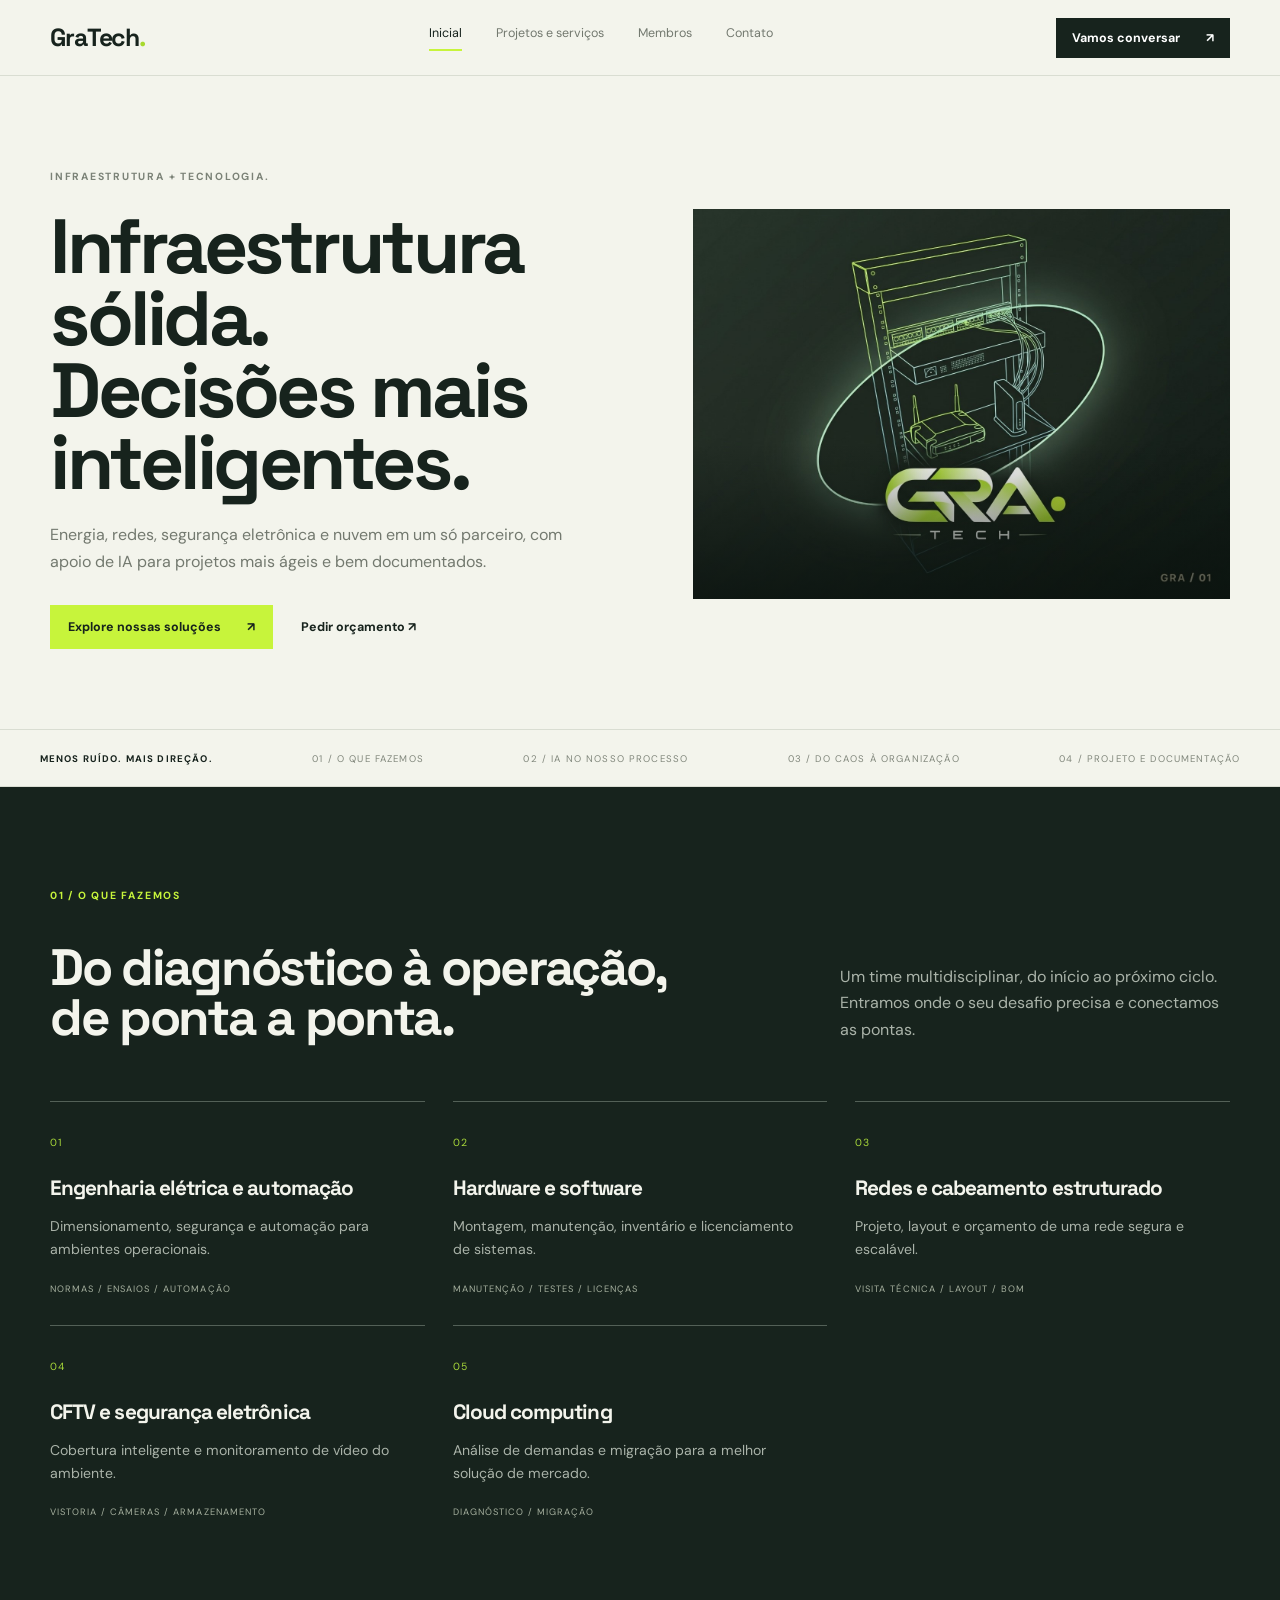
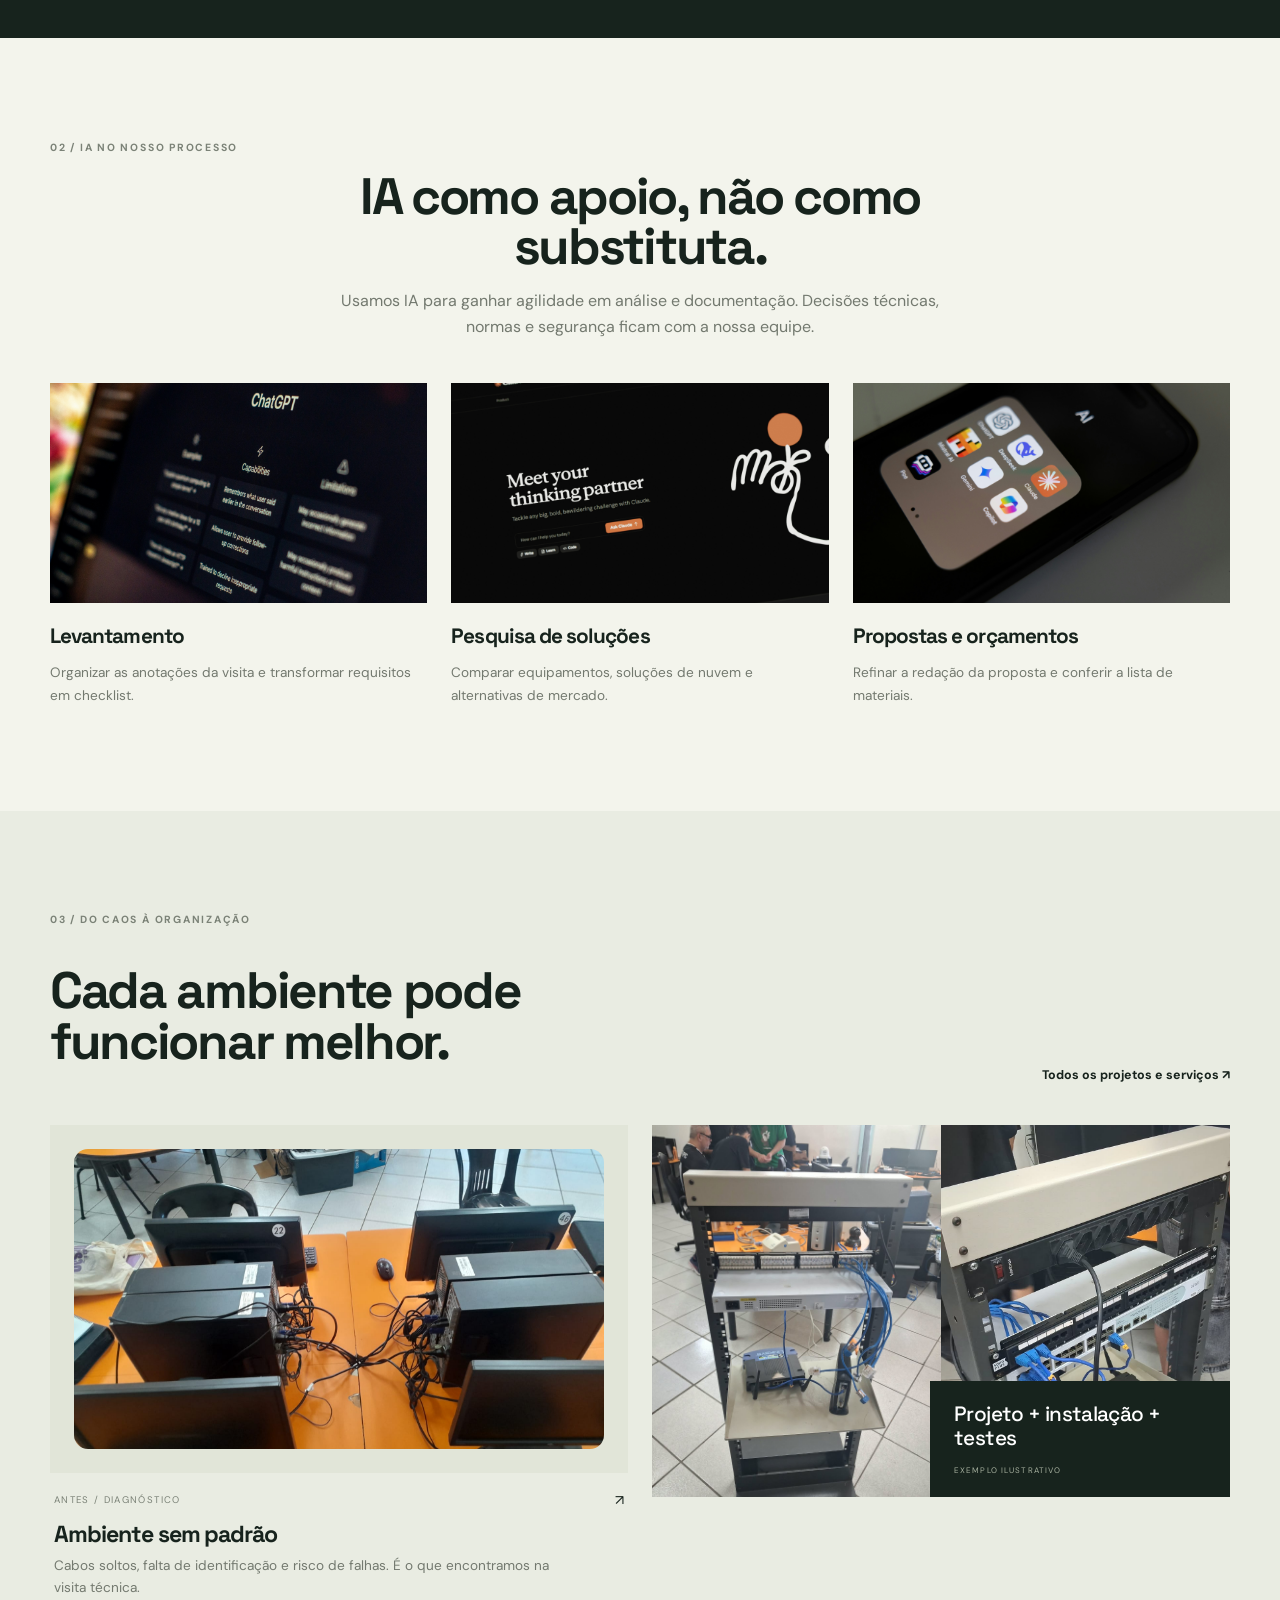
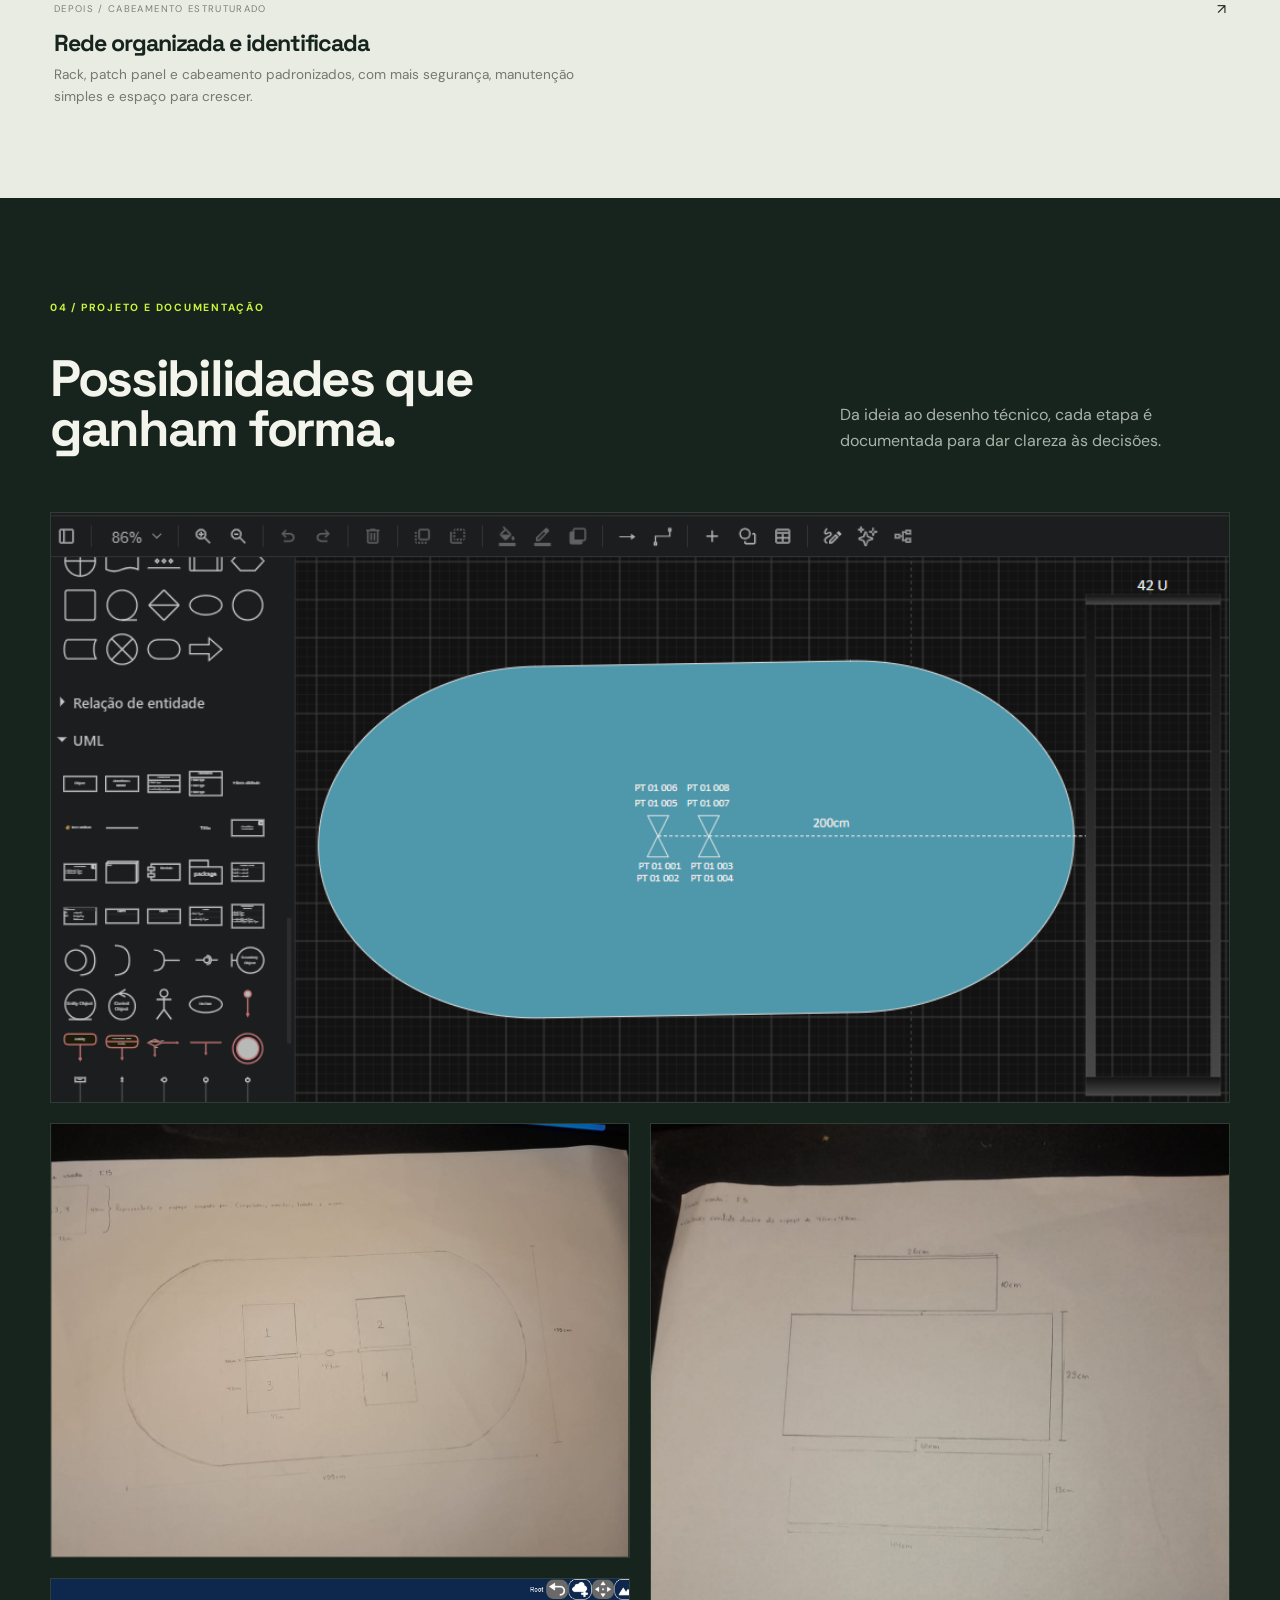
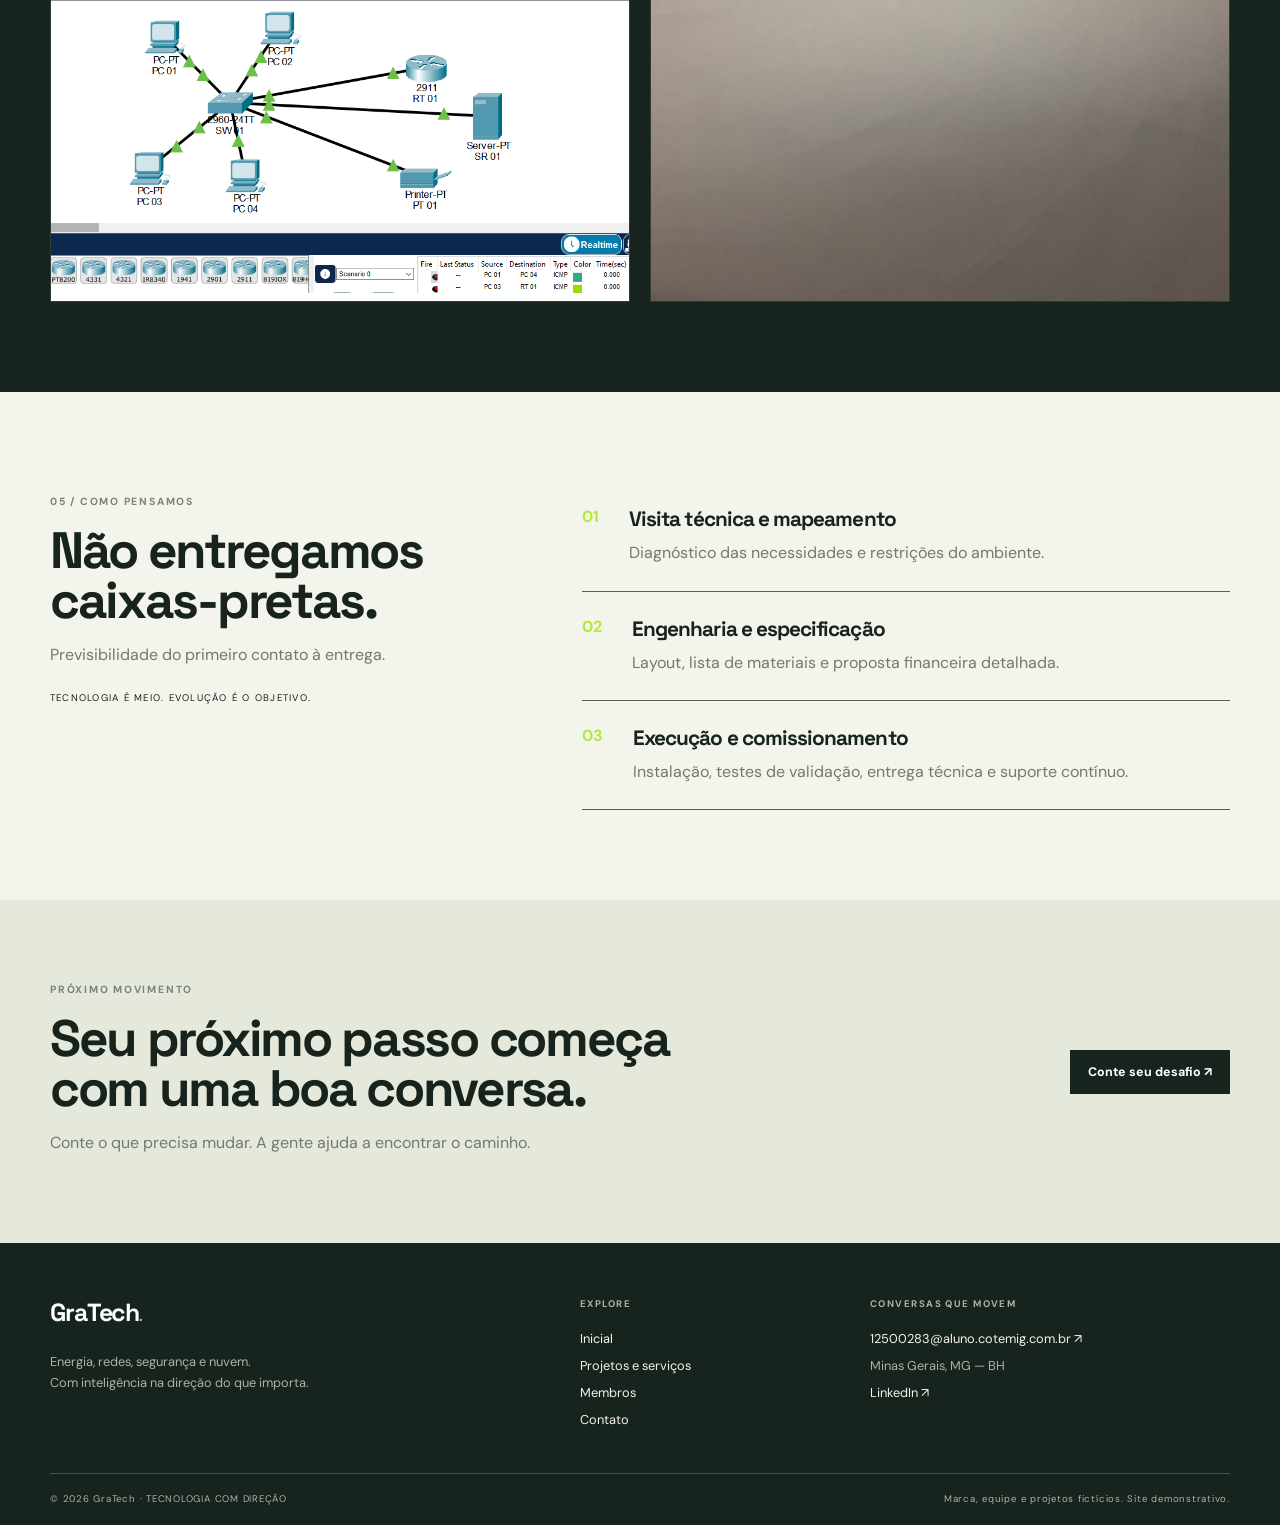
<file: index.html>
<!DOCTYPE html>
<html lang="pt-BR">
<head>
  <meta charset="UTF-8">
  <meta name="viewport" content="width=device-width, initial-scale=1.0">
  <meta name="description" content="GraTech — infraestrutura, energia, redes, segurança eletrônica e nuvem.">
  <title>GraTech | Infraestrutura com direção</title>
  <link rel="stylesheet" href="css/style.css">
  <script src="js/main.js" defer></script>
</head>
<body>

  <header class="site-header">
    <a class="logo" href="index.html">GraTech<span>.</span></a>
    
    <button class="menu-toggle" aria-label="Abrir menu" aria-expanded="false">☰</button>
    
    <nav class="nav">
      <a class="active" href="index.html">Inicial</a>
      <a href="servicos.html">Projetos e serviços</a>
      <a href="membros.html">Membros</a>
      <a href="contato.html">Contato</a>
    </nav>
    
    <a class="button button-dark header-cta" href="contato.html">Vamos conversar <span>↗</span></a>
  </header>

  <main>
    <section class="hero container">
      <div class="hero-copy">
        <p class="eyebrow">INFRAESTRUTURA + TECNOLOGIA.</p>
        <h1>Infraestrutura sólida.<br>Decisões mais inteligentes.</h1>
        <p class="lead">Energia, redes, segurança eletrônica e nuvem em um só parceiro, com apoio de IA para projetos mais ágeis e bem documentados.</p>
        <div class="actions">
          <a class="button button-lime" href="servicos.html">Explore nossas soluções <span>↗</span></a>
          <a class="text-link" href="contato.html">Pedir orçamento ↗</a>
        </div>
      </div>
      
      <figure class="hero-art">
        <img src="imgs/hero-logo.jpeg" alt="Equipe Vetor trabalhando em infraestrutura de TI" loading="eager">
        <figcaption class="art-caption">
        </figcaption>
      </figure>
    </section>

    <div class="ticker">
      <span>MENOS RUÍDO. MAIS DIREÇÃO.</span>
      <span>01 / O QUE FAZEMOS</span>
      <span>02 / IA NO NOSSO PROCESSO</span>
      <span>03 / DO CAOS À ORGANIZAÇÃO</span>
      <span>04 / PROJETO E DOCUMENTAÇÃO</span>
    </div>

    <section class="section dark">
      <div class="container">
        <p class="eyebrow lime">01 / O QUE FAZEMOS</p>
        <div class="section-heading">
          <h2>Do diagnóstico à operação,<br>de ponta a ponta.</h2>
          <p>Um time multidisciplinar, do início ao próximo ciclo. Entramos onde o seu desafio precisa e conectamos as pontas.</p>
        </div>
        
        <div class="service-grid">
          <article class="service-card">
            <span>01</span>
            <h3>Engenharia elétrica e automação</h3>
            <p>Dimensionamento, segurança e automação para ambientes operacionais.</p>
            <small>NORMAS / ENSAIOS / AUTOMAÇÃO</small>
          </article>
          
          <article class="service-card">
            <span>02</span>
            <h3>Hardware e software</h3>
            <p>Montagem, manutenção, inventário e licenciamento de sistemas.</p>
            <small>MANUTENÇÃO / TESTES / LICENÇAS</small>
          </article>
          
          <article class="service-card">
            <span>03</span>
            <h3>Redes e cabeamento estruturado</h3>
            <p>Projeto, layout e orçamento de uma rede segura e escalável.</p>
            <small>VISITA TÉCNICA / LAYOUT / BOM</small>
          </article>
          
          <article class="service-card">
            <span>04</span>
            <h3>CFTV e segurança eletrônica</h3>
            <p>Cobertura inteligente e monitoramento de vídeo do ambiente.</p>
            <small>VISTORIA / CÂMERAS / ARMAZENAMENTO</small>
          </article>
          
          <article class="service-card">
            <span>05</span>
            <h3>Cloud computing</h3>
            <p>Análise de demandas e migração para a melhor solução de mercado.</p>
            <small>DIAGNÓSTICO / MIGRAÇÃO</small>
          </article>
        </div>
      </div>
    </section>

    <section class="section container">
      <p class="eyebrow">02 / IA NO NOSSO PROCESSO</p>
      <div class="center-heading">
        <h2>IA como apoio, não como substituta.</h2>
        <p>Usamos IA para ganhar agilidade em análise e documentação. Decisões técnicas, normas e segurança ficam com a nossa equipe.</p>
      </div>

      <div class="ai-grid">
        <article class="ai-card">
          <figure class="ai-photo">
            <img src="imgs/ia/emiliano-vittoriosi-fvxNerA8uk0-unsplash.jpg" alt="Análise com contexto" loading="lazy">
          </figure>
          <h3>Levantamento</h3>
          <p>Organizar as anotações da visita e transformar requisitos em checklist.</p>
        </article>

        <article class="ai-card">
          <figure class="ai-photo">
            <img src="imgs/ia/planet-volumes-LTJGCRNEw7g-unsplash.jpg" alt="Pesquisa de soluções" loading="lazy">
          </figure>
          <h3>Pesquisa de soluções</h3>
          <p>Comparar equipamentos, soluções de nuvem e alternativas de mercado.</p>
        </article>

        <article class="ai-card">
          <figure class="ai-photo">
            <img src="imgs/ia/solen-feyissa-zQvPAtGxQh0-unsplash.jpg" alt="Proposta inteligente" loading="lazy">
          </figure>
          <h3>Propostas e orçamentos</h3>
          <p>Refinar a redação da proposta e conferir a lista de materiais.</p>
        </article>
      </div>
    </section>

    <section class="section soft">
      <div class="container">
        <p class="eyebrow">03 / DO CAOS À ORGANIZAÇÃO</p>
        <div class="section-heading">
          <h2>Cada ambiente pode funcionar melhor.</h2>
          <a class="text-link" href="servicos.html">Todos os projetos e serviços ↗</a>
        </div>

        <div class="before-after">
          <!-- ANTES -->
          <article class="ba-card ba-before">
            <div class="ba-frame">
              <img src="imgs/ambiente-projeto/computers-room.jpeg" alt="Sala com computadores e cabos soltos" loading="lazy">
            </div>
            <div class="ba-text">
              <div class="ba-meta">
                <span class="ba-label">ANTES / DIAGNÓSTICO</span>
                <span class="ba-arrow" aria-hidden="true">↗</span>
              </div>
              <h3>Ambiente sem padrão</h3>
              <p>Cabos soltos, falta de identificação e risco de falhas. É o que encontramos na visita técnica.</p>
            </div>
          </article>

          <!-- DEPOIS -->
          <article class="ba-card ba-after">
            <div class="ba-photo ba-photo-split">
              <img src="imgs/ambiente-projeto/rack-behind.jpeg" alt="Rack organizado, vista traseira" loading="lazy">
              <img src="imgs/ambiente-projeto/rack-front.jpeg" alt="Rack organizado, vista frontal" loading="lazy">
              <div class="ba-badge">
                <strong>Projeto + instalação + testes</strong>
                <small>EXEMPLO ILUSTRATIVO</small>
              </div>
            </div>
            </div>
            <div class="ba-text">
              <div class="ba-meta">
                <span class="ba-label">DEPOIS / CABEAMENTO ESTRUTURADO</span>
                <span class="ba-arrow" aria-hidden="true">↗</span>
              </div>
              <h3>Rede organizada e identificada</h3>
              <p>Rack, patch panel e cabeamento padronizados, com mais segurança, manutenção simples e espaço para crescer.</p>
            </div>
          </article>
        </div>
      </div>
    </section>

    <section class="section dark">
      <div class="container">
        <p class="eyebrow lime">04 / PROJETO E DOCUMENTAÇÃO</p>
        <div class="section-heading">
          <h2>Possibilidades que<br>ganham forma.</h2>
          <p>Da ideia ao desenho técnico, cada etapa é documentada para dar clareza às decisões.</p>
        </div>

        <div class="plans">
          <figure class="plan plan-main">
            <img src="imgs/plantas/planta-principal.png" alt="Planta principal da rede no draw.io" loading="lazy">
          </figure>

          <figure class="plan plan-rotated">
            <img src="imgs/plantas/planta-computadores.jpeg" alt="Planta dos computadores desenhada à mão" loading="lazy">
          </figure>

          <figure class="plan plan-cisco">
            <img src="imgs/plantas/planta-cisco.png" alt="Topologia no Cisco Packet Tracer" loading="lazy">
          </figure>

          <figure class="plan plan-vertical">
            <img src="imgs/plantas/planta-vertical.jpeg" alt="Planta vertical desenhada à mão" loading="lazy">
          </figure>
        </div>
      </div>
    </section>

    <section class="section container process">
      <div>
        <p class="eyebrow">05 / COMO PENSAMOS</p>
        <h2>Não entregamos<br>caixas-pretas.</h2>
        <p>Previsibilidade do primeiro contato à entrega.</p>
        <small>TECNOLOGIA É MEIO. EVOLUÇÃO É O OBJETIVO.</small>
      </div>
      
      <div class="steps">
        <article>
          <b>01</b>
          <div>
            <h3>Visita técnica e mapeamento</h3>
            <p>Diagnóstico das necessidades e restrições do ambiente.</p>
          </div>
        </article>
        
        <article>
          <b>02</b>
          <div>
            <h3>Engenharia e especificação</h3>
            <p>Layout, lista de materiais e proposta financeira detalhada.</p>
          </div>
        </article>
        
        <article>
          <b>03</b>
          <div>
            <h3>Execução e comissionamento</h3>
            <p>Instalação, testes de validação, entrega técnica e suporte contínuo.</p>
          </div>
        </article>
      </div>
    </section>

    <section class="cta-band">
      <div class="container cta-inner">
        <div>
          <p class="eyebrow">PRÓXIMO MOVIMENTO</p>
          <h2>Seu próximo passo começa<br>com uma boa conversa.</h2>
          <p>Conte o que precisa mudar. A gente ajuda a encontrar o caminho.</p>
        </div>
        <a class="button button-dark" href="contato.html">Conte seu desafio ↗</a>
      </div>
    </section>
  </main>

  <footer class="footer">
    <div class="container footer-main">
      <div>
        <a class="logo logo-light" href="index.html">GraTech<span>.</span></a>
        <p>Energia, redes, segurança e nuvem.<br>Com inteligência na direção do que importa.</p>
      </div>
      
      <div>
        <b>EXPLORE</b>
        <a href="index.html">Inicial</a>
        <a href="servicos.html">Projetos e serviços</a>
        <a href="membros.html">Membros</a>
        <a href="contato.html">Contato</a>
      </div>
      
      <div>
        <b>CONVERSAS QUE MOVEM</b>
        <a href="mailto:12500283@aluno.cotemig.com.br">12500283@aluno.cotemig.com.br ↗</a>
        <span>Minas Gerais, MG — BH</span>
        <a href="#">LinkedIn ↗</a>
      </div>
    </div>
    
    <div class="container copyright">
      © 2026 GraTech · TECNOLOGIA COM DIREÇÃO 
      <span>Marca, equipe e projetos fictícios. Site demonstrativo.</span>
    </div>
  </footer>

</body>
</html>
</file>
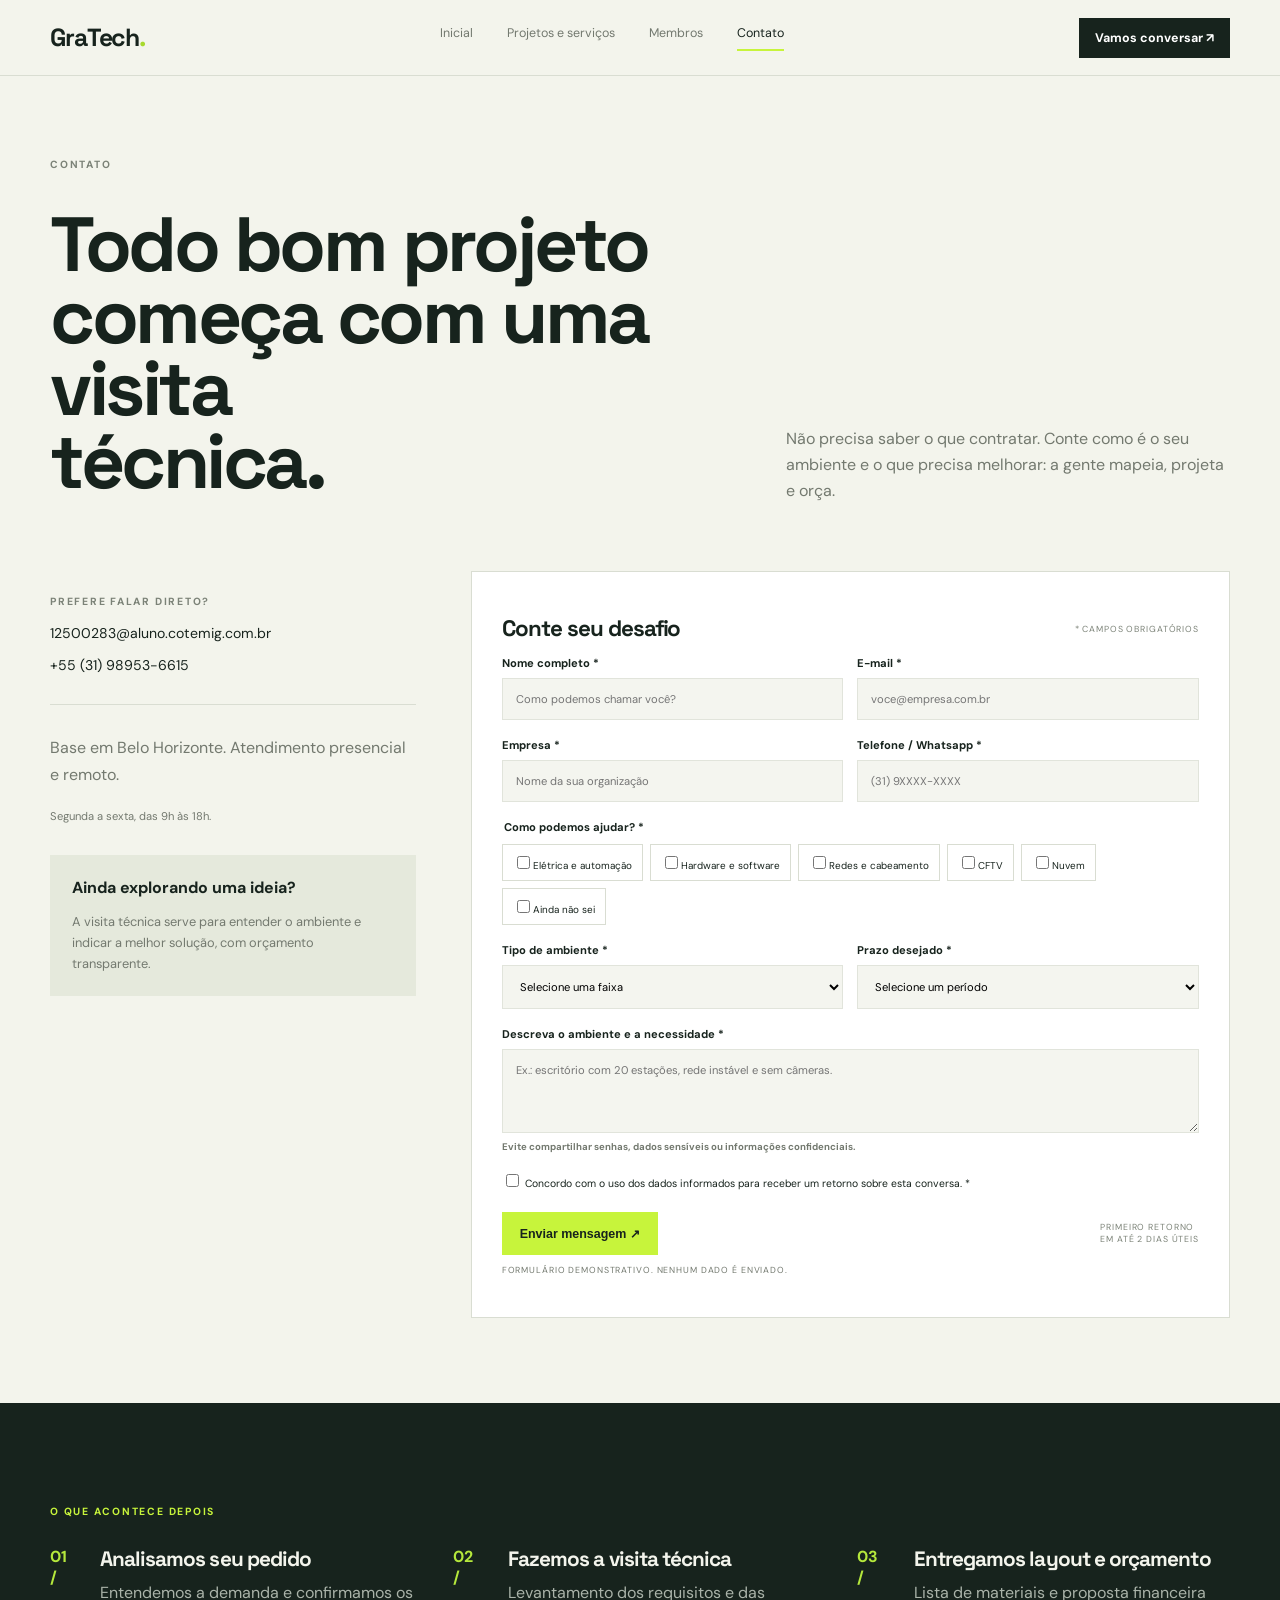
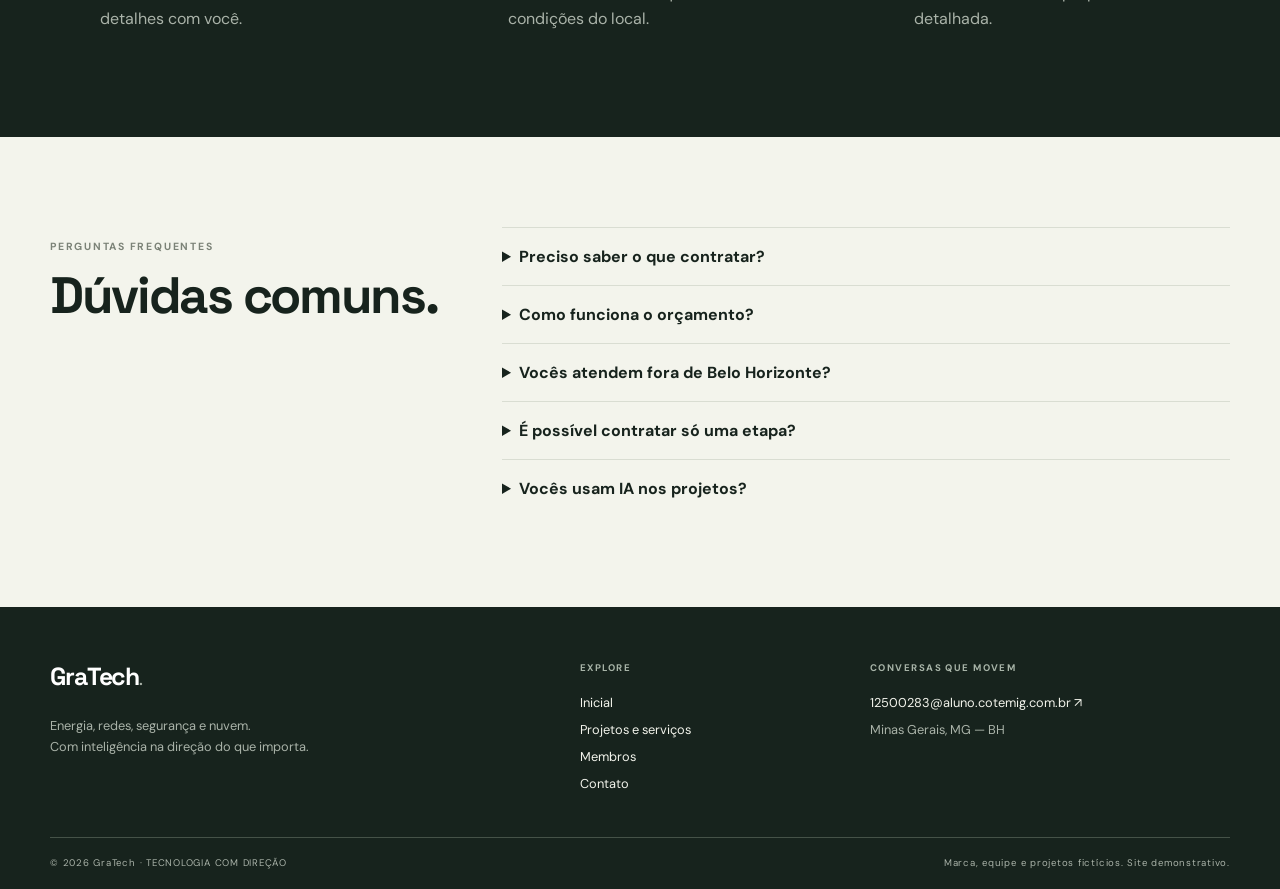
<file: contato.html>
<!DOCTYPE html>
<html lang="pt-BR">
    <head>
        <meta charset="UTF-8">
        <meta name="viewport" content="width=device-width, initial-scale=1.0">
        <title>Contato | GraTech</title>
        <link rel="stylesheet" href="css/style.css">
        <script src="js/main.js" defer></script>
    </head>
    <body>
    <header class="site-header">
        <a class="logo" href="index.html">GraTech<span>.</span></a><button class="menu-toggle" aria-label="Abrir menu" aria-expanded="false">☰</button><nav class="nav">
            <a href="index.html">Inicial</a><a href="servicos.html">Projetos e serviços</a><a href="membros.html">Membros</a><a class="active" href="contato.html">Contato</a></nav><a class="button button-dark header-cta" href="#formulario">Vamos conversar ↗</a></header>
    <main>
        <section class="contact-hero container">
            <p class="eyebrow">CONTATO</p>
            <div class="contact-title">
                <h1>Todo bom projeto<br>começa com uma visita<br>técnica.</h1>
                <p>Não precisa saber o que contratar. Conte como é o seu ambiente e o que precisa melhorar: a gente mapeia, projeta e orça.</p>
            </div>
        </section>
        <section class="contact-layout container">
            <aside class="contact-info">
                <p class="eyebrow">PREFERE FALAR DIRETO?</p>
                <a href="mailto:12500283@aluno.cotemig.com.br">12500283@aluno.cotemig.com.br</a>
                <a href="tel:+5531989536615">+55 (31) 98953-6615</a>
                <hr>
                    <p>Base em Belo Horizonte. Atendimento presencial e remoto.</p>
                    <small>Segunda a sexta, das 9h às 18h.</small>
                    <div class="info-box">
                        <b>Ainda explorando uma ideia?</b>
                        <p>A visita técnica serve para entender o ambiente e indicar a melhor solução, com orçamento transparente.</p>
                    </div>
            </aside>
            <form class="contact-form" id="formulario">
                <div class="form-top">
                    <h2>Conte seu desafio</h2>
                    <small>* CAMPOS OBRIGATÓRIOS</small>
                </div>
                <div class="form-grid">
                    <label>Nome completo *<input required name="nome" placeholder="Como podemos chamar você?"></label>
                    <label>E-mail *<input required type="email" name="email" placeholder="voce@empresa.com.br"></label>
                    <label>Empresa *<input required name="empresa" placeholder="Nome da sua organização"></label>
                    <label>Telefone / Whatsapp *<input required name="telefone" placeholder="(31) 9XXXX-XXXX"></label>
                    <fieldset class="full">
                        <legend>Como podemos ajudar? *</legend>
                        <div class="chips">
                            <label>
                                <input type="checkbox" name="servico" value="Elétrica e automação">Elétrica e automação
                            </label>
                            <label>
                                <input type="checkbox" name="servico" value="Hardware e software">Hardware e software
                            </label>
                            <label>
                                <input type="checkbox" name="servico" value="Redes e cabeamento">Redes e cabeamento
                            </label>
                            <label>
                                <input type="checkbox" name="servico" value="CFTV">CFTV
                            </label>
                            <label>
                                <input type="checkbox" name="servico" value="Nuvem">Nuvem
                            </label>
                            <label>
                                <input type="checkbox" name="servico" value="Ainda não sei">Ainda não sei
                            </label>
                        </div>
                    </fieldset>
                    <label>Tipo de ambiente *
                        <select required name="ambiente">
                            <option value="">Selecione uma faixa</option>
                            <option>Residencial</option>
                            <option>Comercial / escritório</option>
                            <option>Industrial</option>
                            <option>Institucional</option>
                            <option>Outro</option>
                        </select>
                    </label>
                    <label>Prazo desejado *
                        <select required name="prazo">
                            <option value="">Selecione um período</option>
                            <option>Imediato</option><option>Até 30 dias</option>
                            <option>De 1 a 3 meses</option><option>Mais de 3 meses</option>
                            <option>A definir</option>
                        </select>
                    </label>
                    <label class="full">Descreva o ambiente e a necessidade *
                        <textarea required name="mensagem" rows="4" placeholder="Ex.: escritório com 20 estações, rede instável e sem câmeras."></textarea>
                        <small>Evite compartilhar senhas, dados sensíveis ou informações confidenciais.</small>
                    </label>
                    <label class="consent full">
                        <input required type="checkbox"> Concordo com o uso dos dados informados para receber um retorno sobre esta conversa. *
                    </label>
                </div>
                <div class="form-bottom">
                    <button class="button button-lime" type="submit">Enviar mensagem ↗</button>
                    <small>PRIMEIRO RETORNO<br>EM ATÉ 2 DIAS ÚTEIS</small>
                </div>
                <p class="form-note" id="form-note">FORMULÁRIO DEMONSTRATIVO. NENHUM DADO É ENVIADO.</p>
            </form>
        </section>
        <section class="section dark">
            <div class="container">
                <p class="eyebrow lime">O QUE ACONTECE DEPOIS</p>
                <div class="steps three">
                    <article>
                        <b>01 /</b>
                        <div>
                            <h3>Analisamos seu pedido</h3>
                            <p>Entendemos a demanda e confirmamos os detalhes com você.</p>
                        </div>
                    </article>
                    <article>
                        <b>02 /</b>
                        <div>
                            <h3>Fazemos a visita técnica</h3>
                            <p>Levantamento dos requisitos e das condições do local.</p>
                        </div>
                    </article>
                    <article>
                        <b>03 /</b>
                        <div>
                            <h3>Entregamos layout e orçamento</h3>
                            <p>Lista de materiais e proposta financeira detalhada.</p>
                        </div>
                    </article>
                </div>
            </div>
        </section>
        <section class="section container faq"><div><p class="eyebrow">PERGUNTAS FREQUENTES</p><h2>Dúvidas comuns.</h2></div><div class="faq-list"><details><summary>Preciso saber o que contratar?</summary><p>Não. Descreva o problema e o ambiente, e nós mapeamos e indicamos as soluções.</p></details><details><summary>Como funciona o orçamento?</summary><p>Informamos as condições da visita no primeiro contato, por mensagem ou ligação, antes de agendar. O orçamento final vem com o layout e a lista de materiais.</p></details><details><summary>Vocês atendem fora de Belo Horizonte?</summary><p>Presencialmente na região metropolitana de BH. Consultoria e nuvem também de forma remota, para todo o Brasil.</p></details><details><summary>É possível contratar só uma etapa?</summary><p>Sim: só o projeto, só a instalação ou só a manutenção.</p></details><details><summary>Vocês usam IA nos projetos?</summary><p>Sim, onde gera resultado, como análise de vídeo no CFTV e monitoramento preditivo, sempre com supervisão humana e conformidade com a LGPD.</p></details></div></section></main>
    <footer class="footer">
        <div class="container footer-main">
            <div>
                <a class="logo logo-light" href="index.html">GraTech<span>.</span></a>
                <p>Energia, redes, segurança e nuvem.<br>Com inteligência na direção do que importa.</p>
            </div>
            <div>
                <b>EXPLORE</b>
                <a href="index.html">Inicial</a>
                <a href="servicos.html">Projetos e serviços</a>
                <a href="membros.html">Membros</a>
                <a href="contato.html">Contato</a>
            </div>
            <div>
                <b>CONVERSAS QUE MOVEM</b>
                <a href="mailto:12500283@aluno.cotemig.com.br">12500283@aluno.cotemig.com.br ↗</a>
                <span>Minas Gerais, MG — BH</span>
            </div>
        </div>
        <div class="container copyright">© 2026 GraTech · TECNOLOGIA COM DIREÇÃO <span>Marca, equipe e projetos fictícios. Site demonstrativo.</span>
        </div>
    </footer>
</body>
</html>
</file>
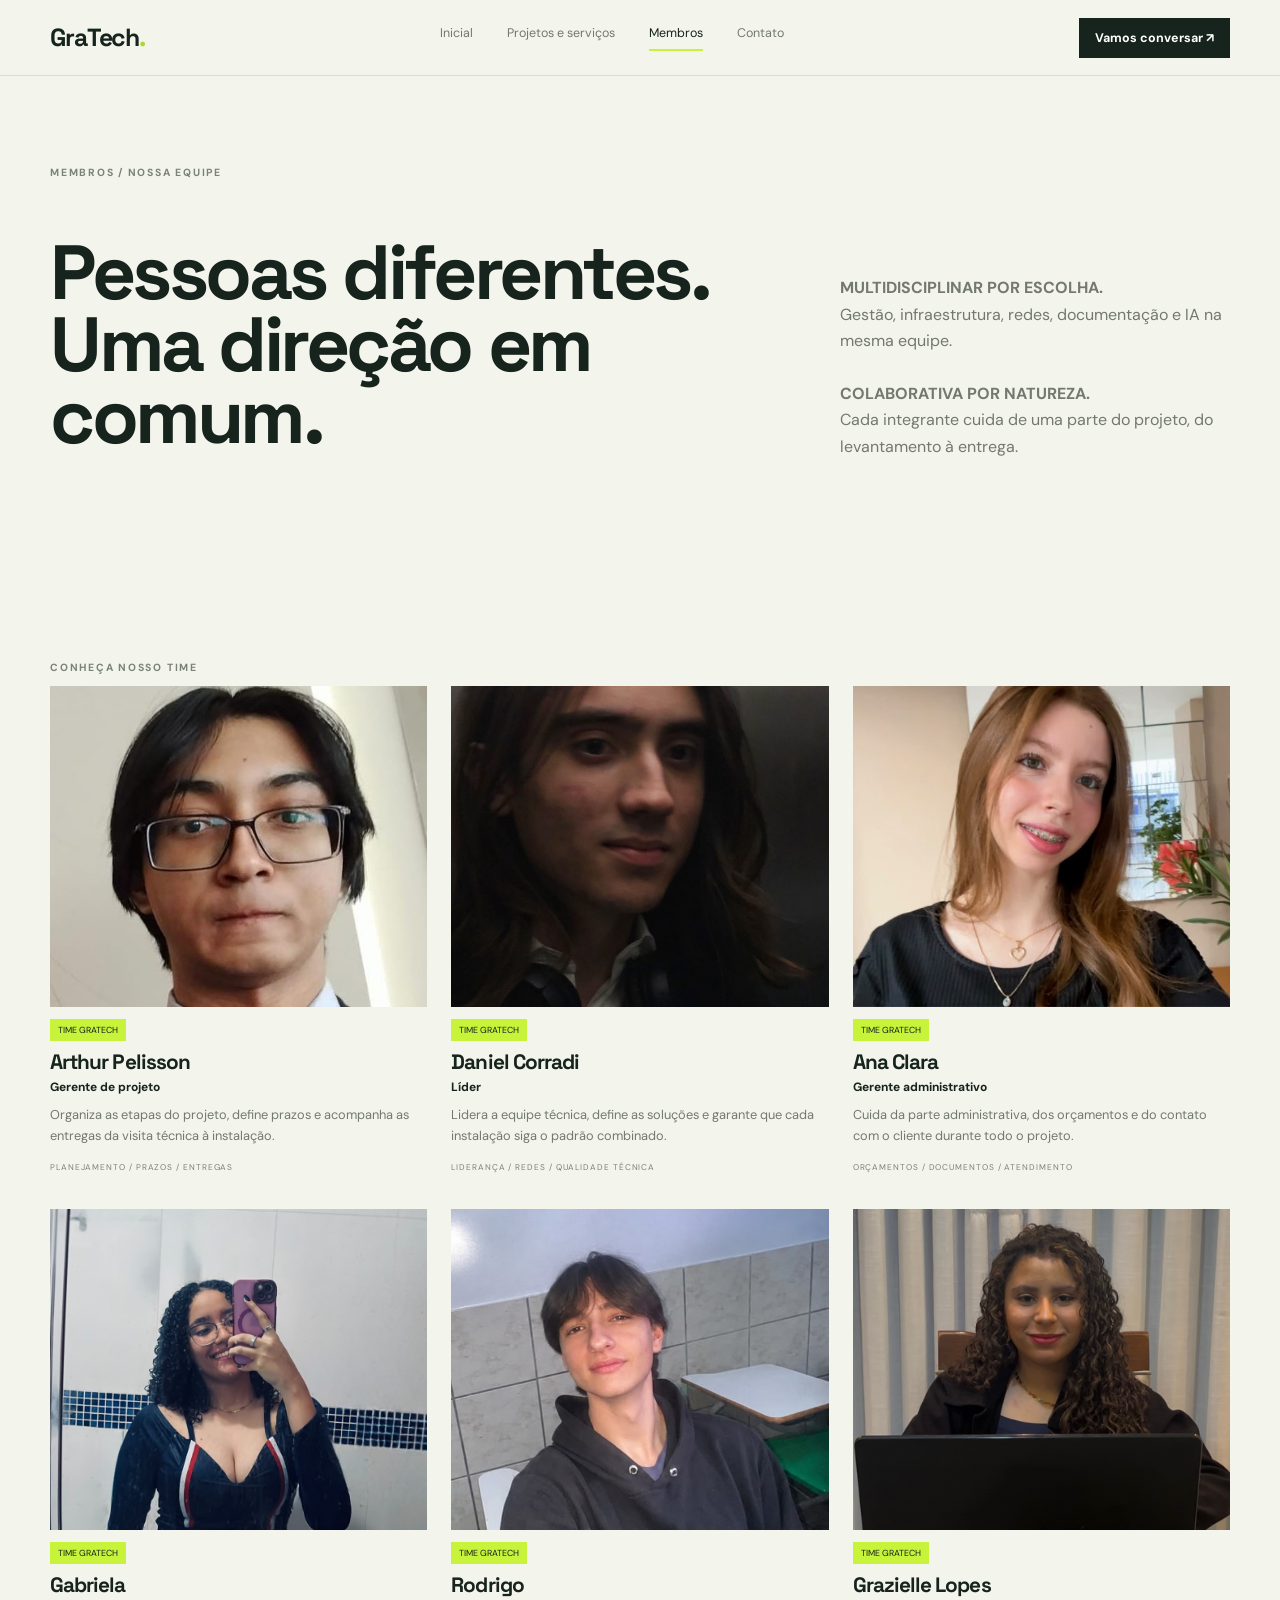
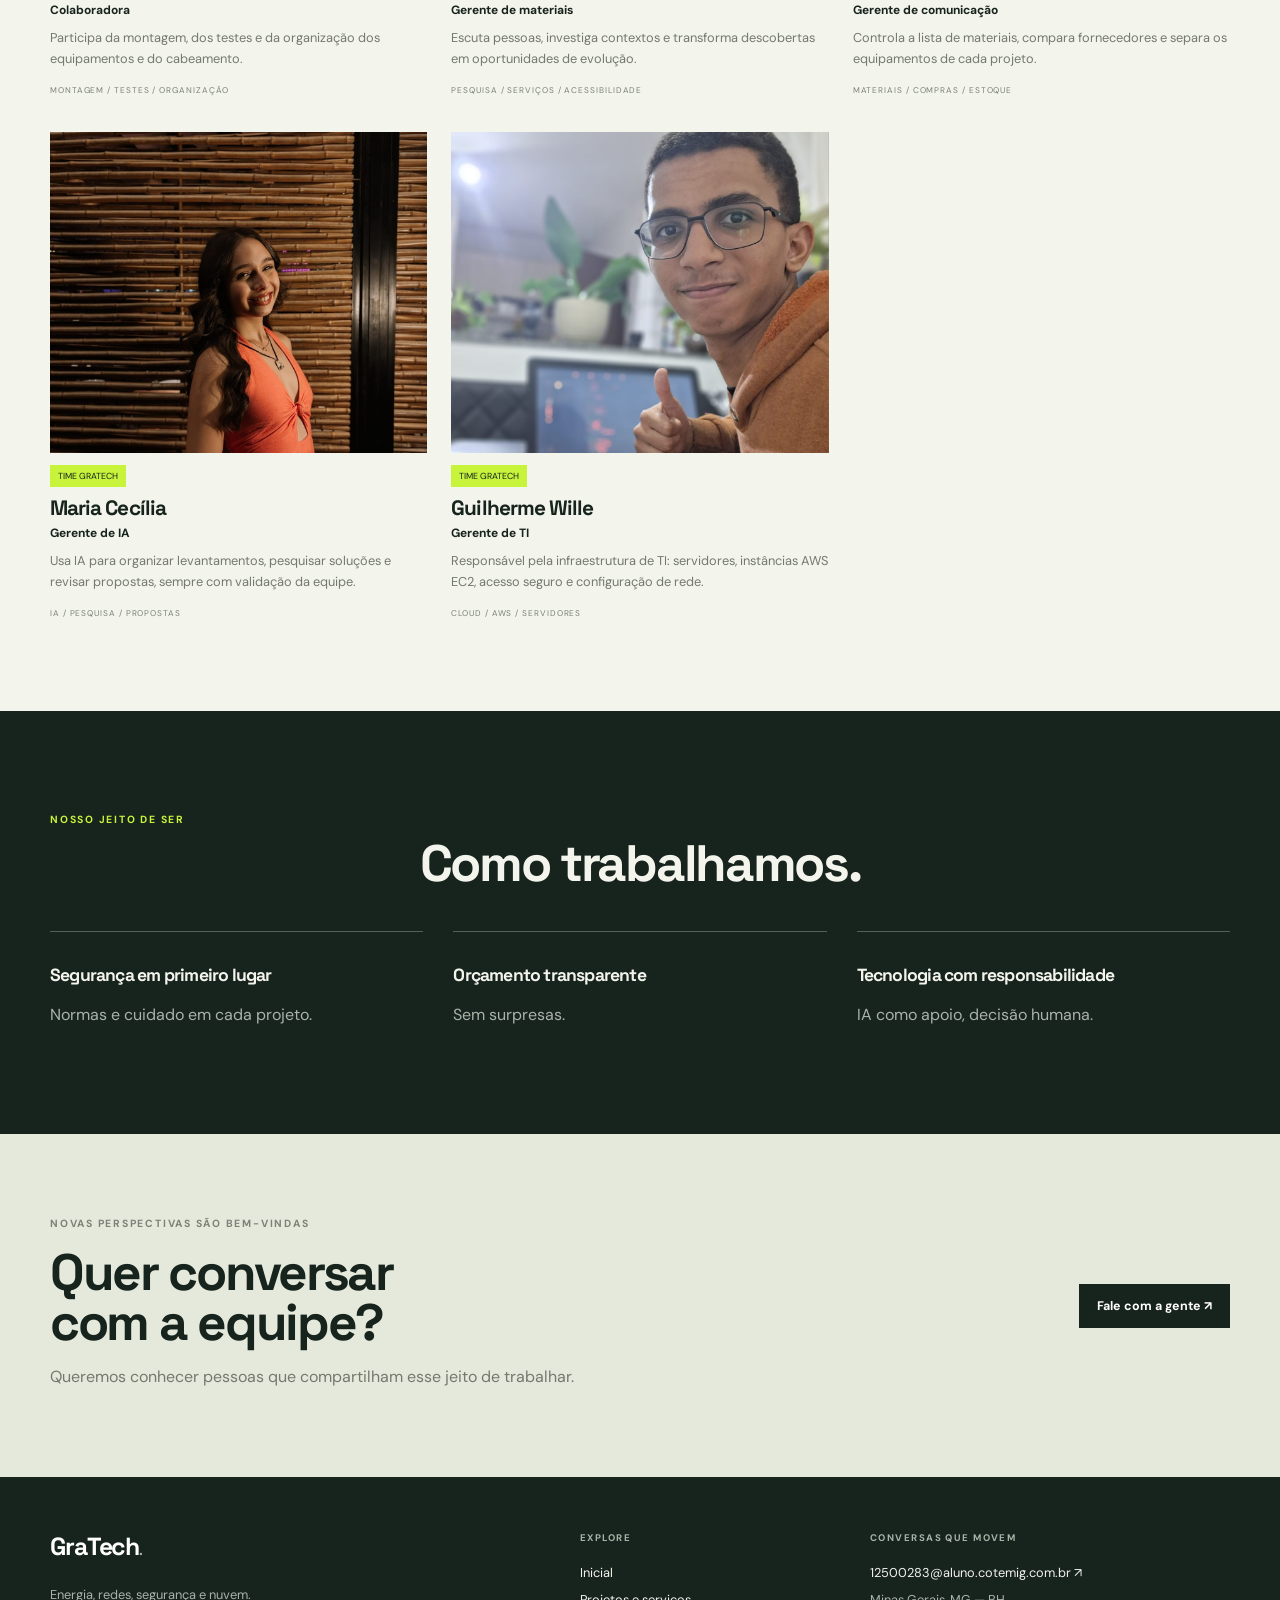
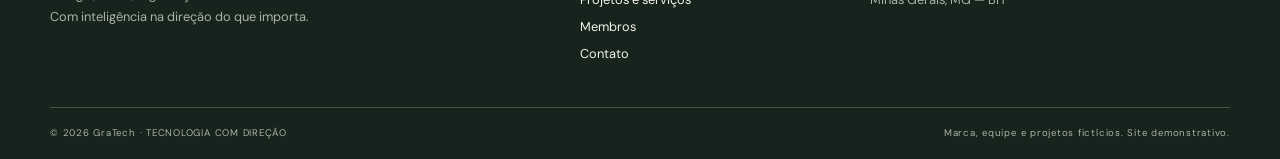
<file: membros.html>
<!DOCTYPE html>
<html lang="pt-BR">
<head>
  <meta charset="UTF-8">
  <meta name="viewport" content="width=device-width, initial-scale=1.0">
  <title>Membros | GraTech</title>
  <link rel="stylesheet" href="css/style.css">
  <script src="js/main.js" defer></script>
</head>
<body>

  <header class="site-header">
    <a class="logo" href="index.html">GraTech<span>.</span></a>
    
    <button class="menu-toggle" aria-label="Abrir menu" aria-expanded="false">☰</button>
    
    <nav class="nav">
      <a href="index.html">Inicial</a>
      <a href="servicos.html">Projetos e serviços</a>
      <a class="active" href="membros.html">Membros</a>
      <a href="contato.html">Contato</a>
    </nav>
    
    <a class="button button-dark header-cta" href="contato.html">Vamos conversar ↗</a>
  </header>

  <main>
    <section class="page-hero container">
      <p class="eyebrow">MEMBROS / NOSSA EQUIPE</p>
      <div class="section-heading">
        <h1>Pessoas diferentes.<br>Uma direção em comum.</h1>
        <p>
          <b>MULTIDISCIPLINAR POR ESCOLHA.</b><br>
          Gestão, infraestrutura, redes, documentação e IA na mesma equipe.<br><br>
          <b>COLABORATIVA POR NATUREZA.</b><br>
          Cada integrante cuida de uma parte do projeto, do levantamento à entrega.
        </p>
      </div>
    </section>

    <section class="section container">
        <p class="eyebrow">CONHEÇA NOSSO TIME</p>
        <div class="team-grid">

            <article class="person">
            <figure class="avatar">
                <img src="imgs/time/Arthur-Pelisson.jpeg" alt="Arthur Pelisson" loading="lazy">
            </figure>
            <small>TIME GRATECH</small>
            <h3>Arthur Pelisson</h3>
            <b>Gerente de projeto</b>
            <p>Organiza as etapas do projeto, define prazos e acompanha as entregas da visita técnica à instalação.</p>
            <em>PLANEJAMENTO / PRAZOS / ENTREGAS</em>
            </article>

            <article class="person">
            <figure class="avatar">
                <img src="imgs/time/Daniel.jpeg" alt="Daniel Corradi" loading="lazy">
            </figure>
            <small>TIME GRATECH</small>
            <h3>Daniel Corradi</h3>
            <b>Líder</b>
            <p>Lidera a equipe técnica, define as soluções e garante que cada instalação siga o padrão combinado.</p>
            <em>LIDERANÇA / REDES / QUALIDADE TÉCNICA</em>
            </article>

            <article class="person">
            <figure class="avatar">
                <img src="imgs/time/Ana-Clara.jpeg" alt="Ana Clara" loading="lazy">
            </figure>
            <small>TIME GRATECH</small>
            <h3>Ana Clara</h3>
            <b>Gerente administrativo</b>
            <p>Cuida da parte administrativa, dos orçamentos e do contato com o cliente durante todo o projeto.</p>
            <em>ORÇAMENTOS / DOCUMENTOS / ATENDIMENTO</em>
            </article>

            <article class="person">
            <figure class="avatar">
                <img src="imgs/time/Gabriela-Lopes.jpeg" alt="Gabriela Lopes" loading="lazy">
            </figure>
            <small>TIME GRATECH</small>
            <h3>Gabriela</h3>
            <b>Colaboradora</b>
            <p>Participa da montagem, dos testes e da organização dos equipamentos e do cabeamento.</p>
            <em>MONTAGEM / TESTES / ORGANIZAÇÃO</em>
            </article>

            <article class="person">
            <figure class="avatar">
                <img src="imgs/time/Rodrigo.jpeg" alt="Rodrigo" loading="lazy">
            </figure>
            <small>TIME GRATECH</small>
            <h3>Rodrigo</h3>
            <b>Gerente de materiais</b>
            <p>Escuta pessoas, investiga contextos e transforma descobertas em oportunidades de evolução.</p>
            <em>PESQUISA / SERVIÇOS / ACESSIBILIDADE</em>
            </article>

            <article class="person">
            <figure class="avatar">
                <img src="imgs/time/Grazielle.jpeg" alt="Grazielle Lopes" loading="lazy">
            </figure>
            <small>TIME GRATECH</small>
            <h3>Grazielle Lopes</h3>
            <b>Gerente de comunicação</b>
            <p>Controla a lista de materiais, compara fornecedores e separa os equipamentos de cada projeto.</p>
            <em>MATERIAIS / COMPRAS / ESTOQUE</em>
            </article>

            <article class="person">
            <figure class="avatar">
                <img src="imgs/time/Maria-Cecilia.jpeg" alt="Maria Cecília" loading="lazy">
            </figure>
            <small>TIME GRATECH</small>
            <h3>Maria Cecília</h3>
            <b>Gerente de IA</b>
            <p>Usa IA para organizar levantamentos, pesquisar soluções e revisar propostas, sempre com validação da equipe.</p>
            <em>IA / PESQUISA / PROPOSTAS</em>
            </article>

            <article class="person">
            <figure class="avatar">
                <img src="imgs/time/Guilherme-Wille.jpeg" alt="Guilherme Wille" loading="lazy">
            </figure>
            <small>TIME GRATECH</small>
            <h3>Guilherme Wille</h3>
            <b>Gerente de TI</b>
            <p>Responsável pela infraestrutura de TI: servidores, instâncias AWS EC2, acesso seguro e configuração de rede.</p>
            <em>CLOUD / AWS / SERVIDORES</em>
            </article>

        </div>
        </section>

    <section class="section dark">
      <div class="container">
        <p class="eyebrow lime">NOSSO JEITO DE SER</p>
        <h2 class="center-heading">Como trabalhamos.</h2>
        <div class="values">
          <article>
            <h3>Segurança em primeiro lugar</h3>
            <p>Normas e cuidado em cada projeto.</p>
          </article>
          <article>
            <h3>Orçamento transparente</h3>
            <p>Sem surpresas.</p>
          </article>
          <article>
            <h3>Tecnologia com responsabilidade</h3>
            <p>IA como apoio, decisão humana.</p>
          </article>
        </div>
      </div>
    </section>

    <section class="cta-band">
      <div class="container cta-inner">
        <div>
          <p class="eyebrow">NOVAS PERSPECTIVAS SÃO BEM-VINDAS</p>
          <h2>Quer conversar<br>com a equipe?</h2>
          <p>Queremos conhecer pessoas que compartilham esse jeito de trabalhar.</p>
        </div>
        <a class="button button-dark" href="contato.html">Fale com a gente ↗</a>
      </div>
    </section>
  </main>

  <footer class="footer">
    <div class="container footer-main">
      <div>
        <a class="logo logo-light" href="index.html">GraTech<span>.</span></a>
        <p>Energia, redes, segurança e nuvem.<br>Com inteligência na direção do que importa.</p>
      </div>
      
      <div>
        <b>EXPLORE</b>
        <a href="index.html">Inicial</a>
        <a href="servicos.html">Projetos e serviços</a>
        <a href="membros.html">Membros</a>
        <a href="contato.html">Contato</a>
      </div>
      
      <div>
        <b>CONVERSAS QUE MOVEM</b>
        <a href="mailto:12500283@aluno.cotemig.com.br">12500283@aluno.cotemig.com.br ↗</a>
        <span>Minas Gerais, MG — BH</span>
      </div>
    </div>
    
    <div class="container copyright">
      © 2026 GraTech · TECNOLOGIA COM DIREÇÃO 
      <span>Marca, equipe e projetos fictícios. Site demonstrativo.</span>
    </div>
  </footer>

</body>
</html>
</file>
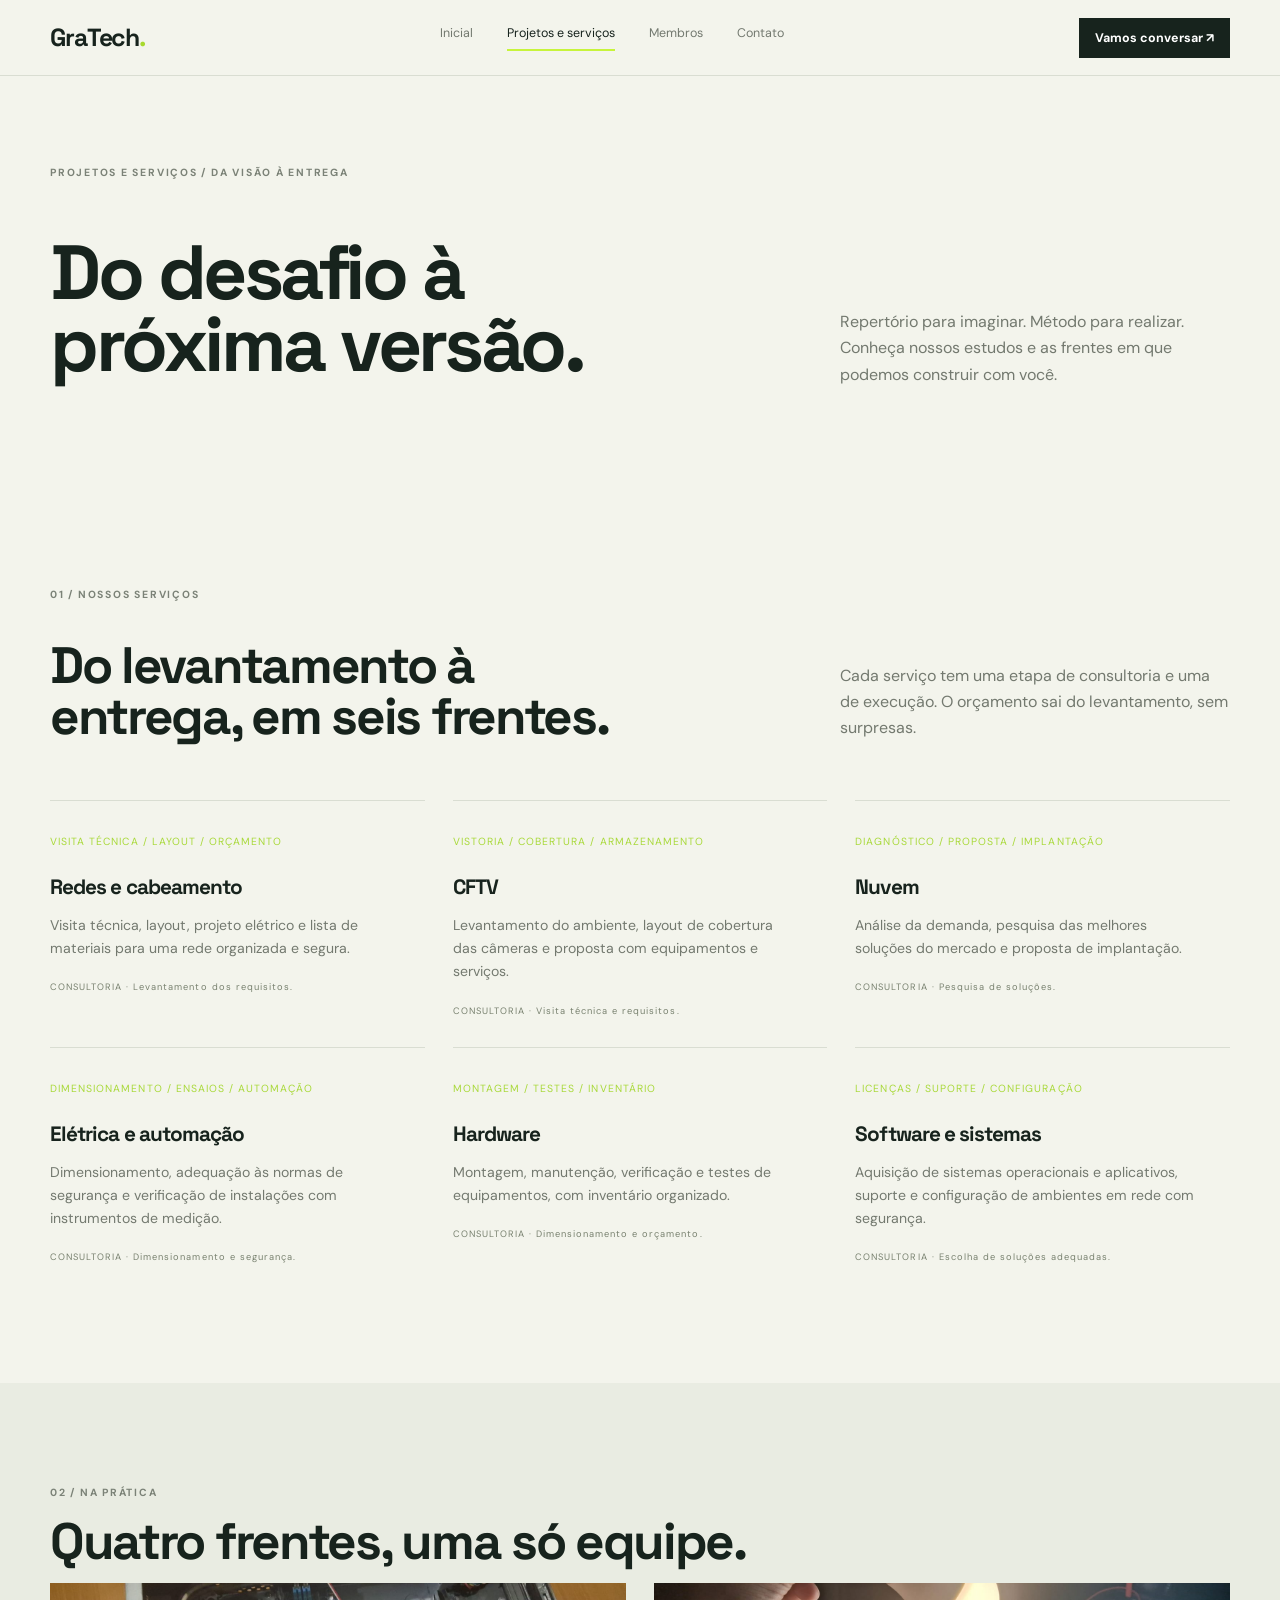
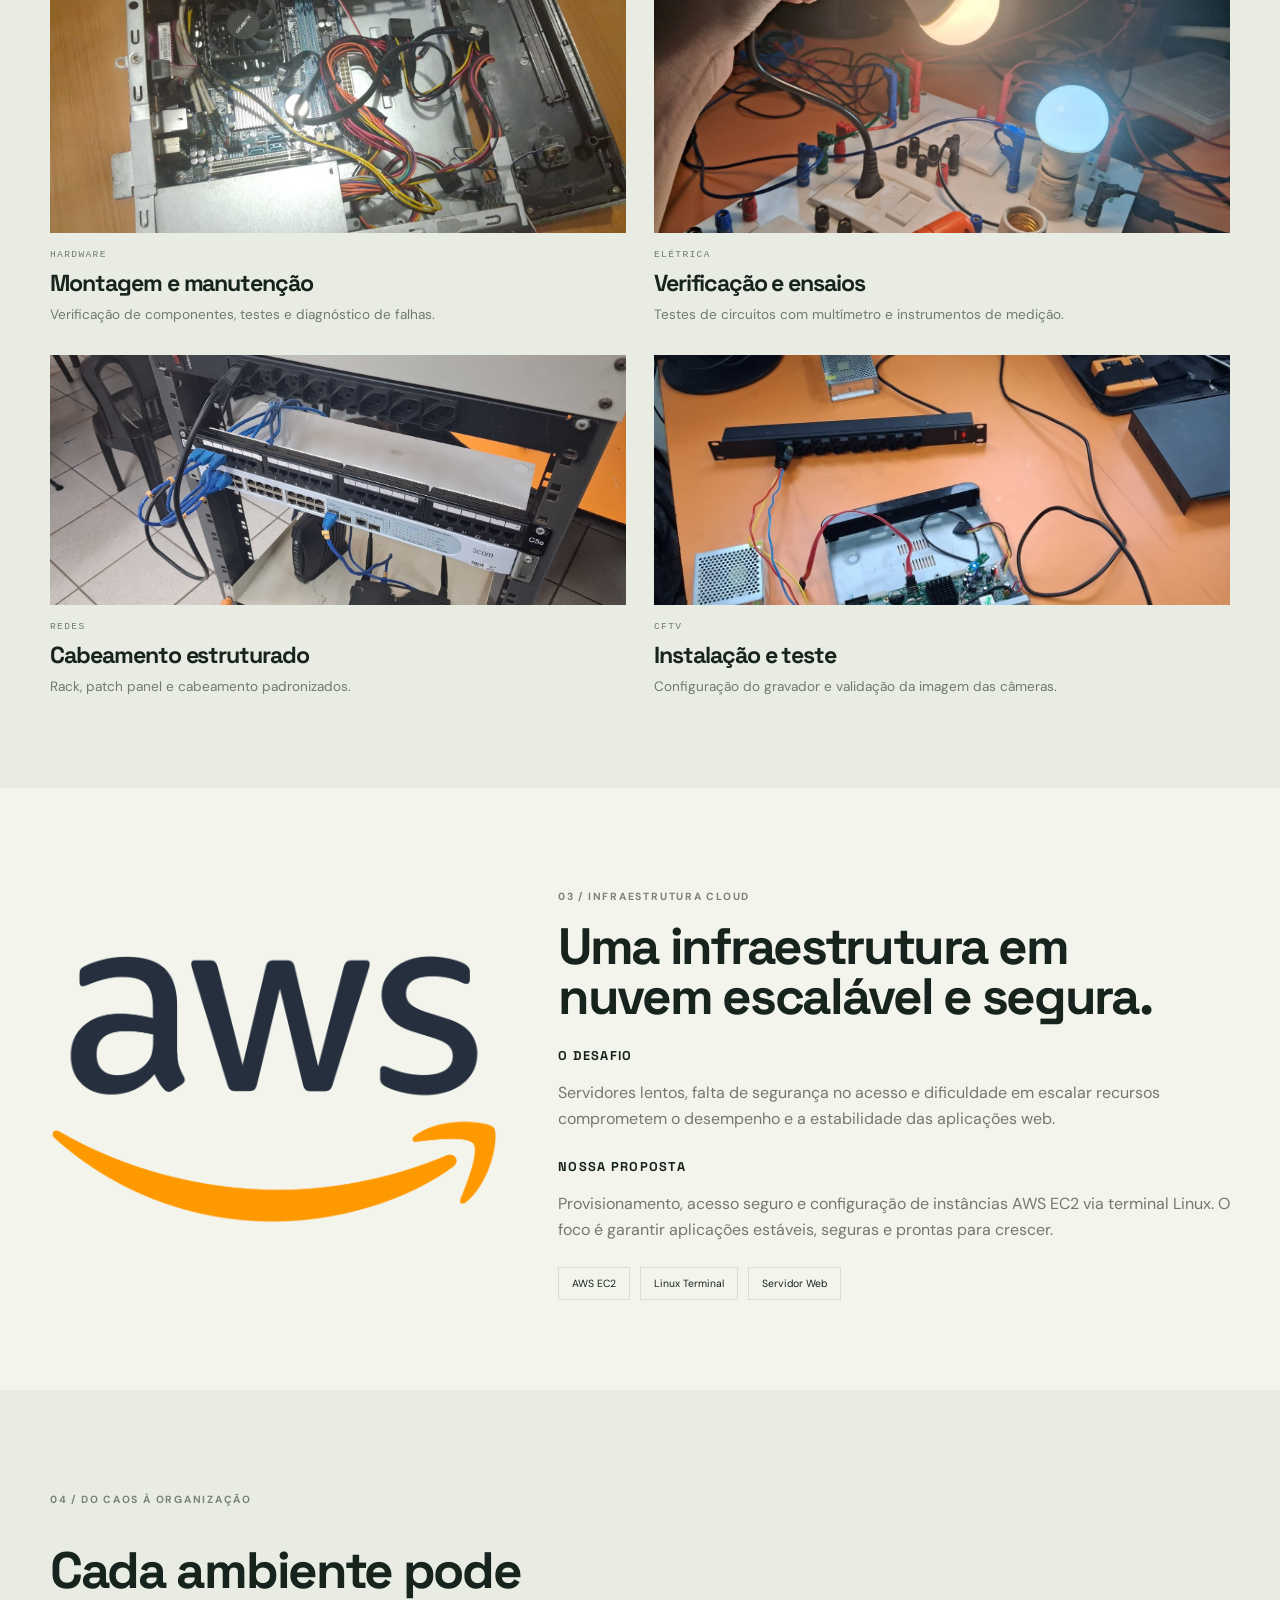
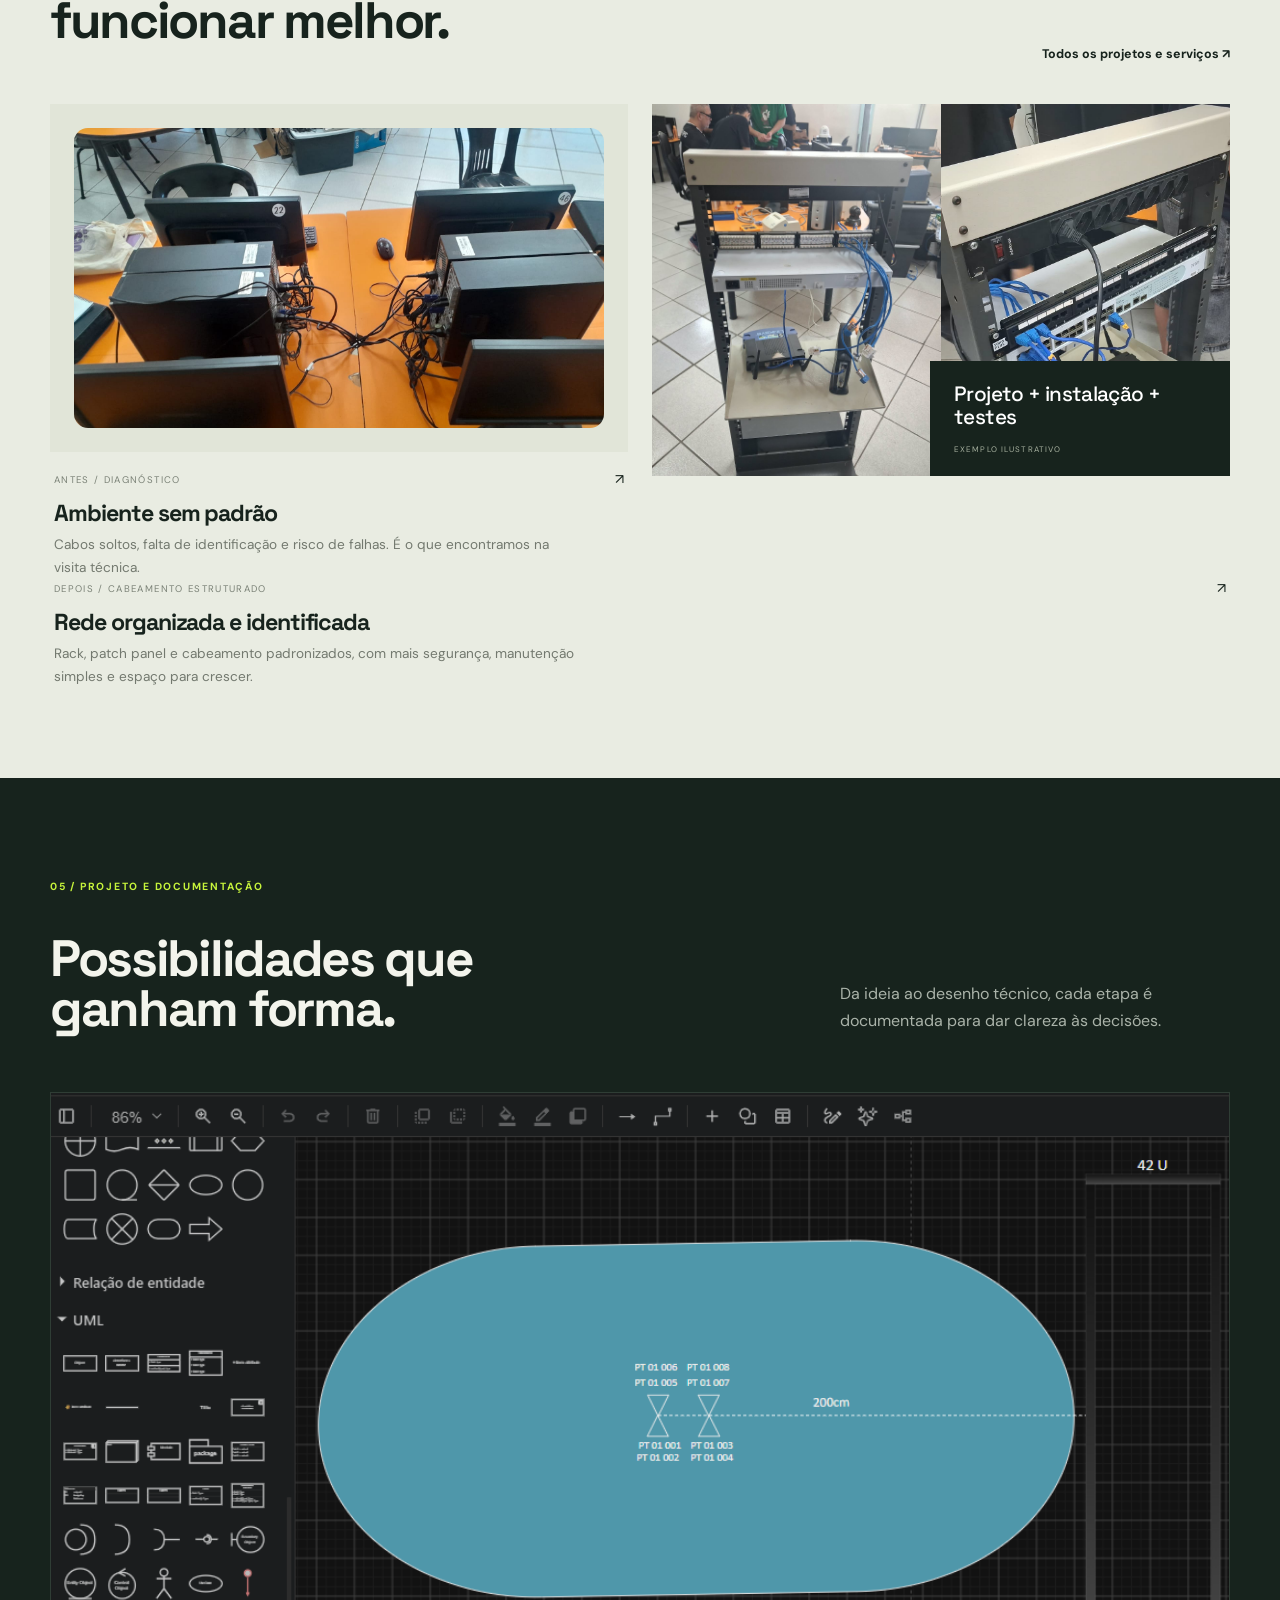
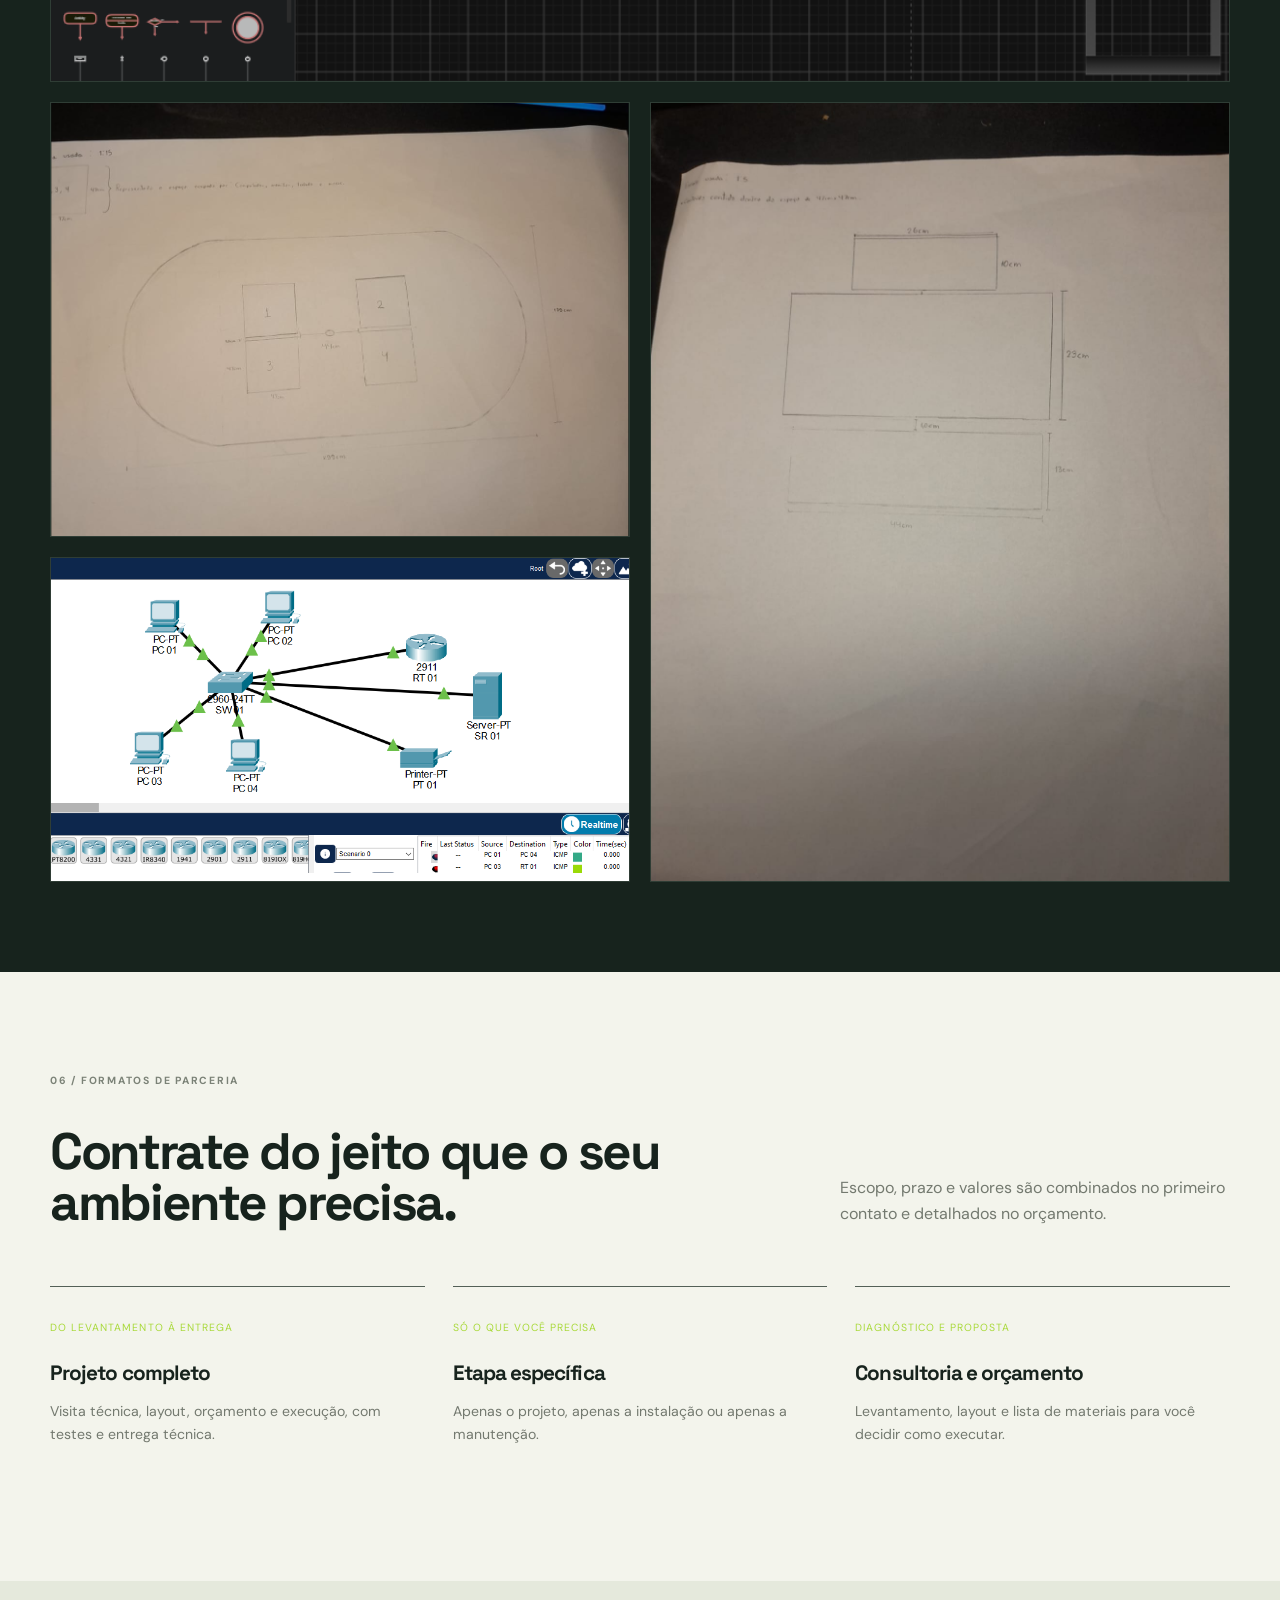
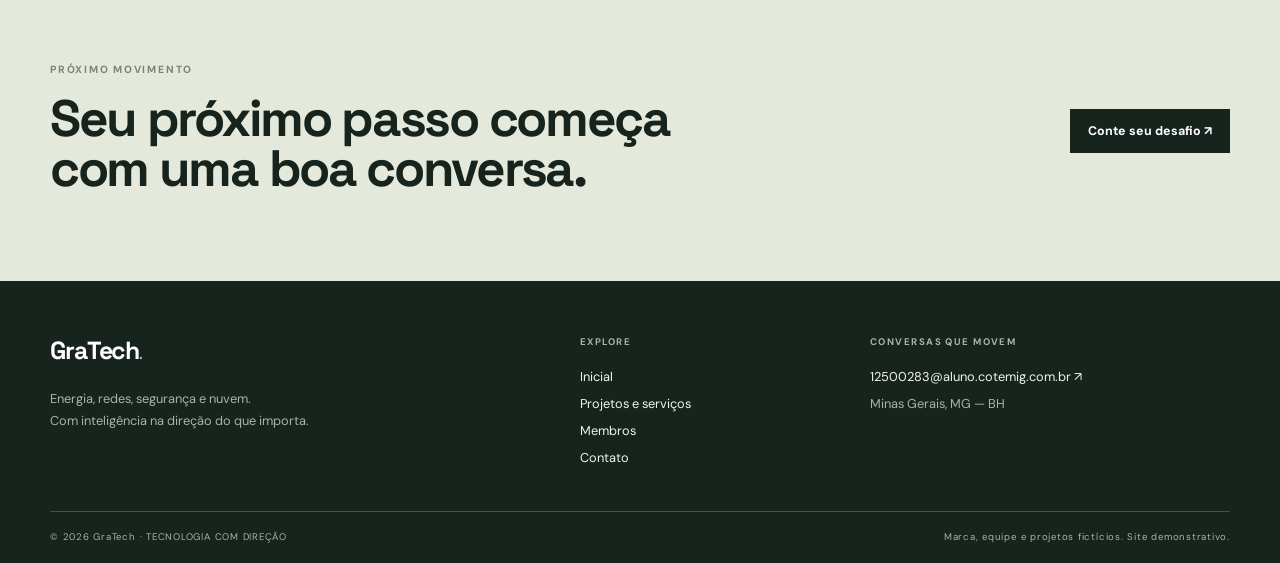
<file: servicos.html>
<!DOCTYPE html>
<html lang="pt-BR">
<head>
  <meta charset="UTF-8">
  <meta name="viewport" content="width=device-width, initial-scale=1.0">
  <title>Projetos e serviços | GraTech</title>
  <link rel="stylesheet" href="css/style.css">
  <script src="js/main.js" defer></script>
</head>
<body>

  <header class="site-header">
    <a class="logo" href="index.html">GraTech<span>.</span></a>
    
    <button class="menu-toggle" aria-label="Abrir menu" aria-expanded="false">☰</button>
    
    <nav class="nav">
      <a href="index.html">Inicial</a>
      <a class="active" href="servicos.html">Projetos e serviços</a>
      <a href="membros.html">Membros</a>
      <a href="contato.html">Contato</a>
    </nav>
    
    <a class="button button-dark header-cta" href="contato.html">Vamos conversar ↗</a>
  </header>

  <main>
    <section class="page-hero container">
      <p class="eyebrow">PROJETOS E SERVIÇOS / DA VISÃO À ENTREGA</p>
      <div class="section-heading">
        <h1>Do desafio à<br>próxima versão.</h1>
        <p>Repertório para imaginar. Método para realizar. Conheça nossos estudos e as frentes em que podemos construir com você.</p>
      </div>
    </section>

    <section class="section container">
      <p class="eyebrow">01 / NOSSOS SERVIÇOS</p>
      <div class="section-heading">
        <h2>Do levantamento à entrega, em seis frentes.</h2>
        <p>Cada serviço tem uma etapa de consultoria e uma de execução. O orçamento sai do levantamento, sem surpresas.</p>
      </div>
      
      <div class="service-grid light-grid">
        <article class="service-card">
          <span>VISITA TÉCNICA / LAYOUT / ORÇAMENTO</span>
          <h3>Redes e cabeamento</h3>
          <p>Visita técnica, layout, projeto elétrico e lista de materiais para uma rede organizada e segura.</p>
          <small>CONSULTORIA · Levantamento dos requisitos.</small>
        </article>
        
        <article class="service-card">
          <span>VISTORIA / COBERTURA / ARMAZENAMENTO</span>
          <h3>CFTV</h3>
          <p>Levantamento do ambiente, layout de cobertura das câmeras e proposta com equipamentos e serviços.</p>
          <small>CONSULTORIA · Visita técnica e requisitos.</small>
        </article>
        
        <article class="service-card">
          <span>DIAGNÓSTICO / PROPOSTA / IMPLANTAÇÃO</span>
          <h3>Nuvem</h3>
          <p>Análise da demanda, pesquisa das melhores soluções do mercado e proposta de implantação.</p>
          <small>CONSULTORIA · Pesquisa de soluções.</small>
        </article>
        
        <article class="service-card">
          <span>DIMENSIONAMENTO / ENSAIOS / AUTOMAÇÃO</span>
          <h3>Elétrica e automação</h3>
          <p>Dimensionamento, adequação às normas de segurança e verificação de instalações com instrumentos de medição.</p>
          <small>CONSULTORIA · Dimensionamento e segurança.</small>
        </article>
        
        <article class="service-card">
          <span>MONTAGEM / TESTES / INVENTÁRIO</span>
          <h3>Hardware</h3>
          <p>Montagem, manutenção, verificação e testes de equipamentos, com inventário organizado.</p>
          <small>CONSULTORIA · Dimensionamento e orçamento.</small>
        </article>
        
        <article class="service-card">
          <span>LICENÇAS / SUPORTE / CONFIGURAÇÃO</span>
          <h3>Software e sistemas</h3>
          <p>Aquisição de sistemas operacionais e aplicativos, suporte e configuração de ambientes em rede com segurança.</p>
          <small>CONSULTORIA · Escolha de soluções adequadas.</small>
        </article>
      </div>
    </section>

    <section class="section soft">
        <div class="container">
            <p class="eyebrow">02 / NA PRÁTICA</p>
            <h2>Quatro frentes, uma só equipe.</h2>

            <div class="practice-grid">
            <article class="practice-card">
                <figure class="practice-photo">
                <img src="imgs/hardware/pc-aberto.jpeg" alt="Computador aberto para manutenção" loading="lazy">
                </figure>
                <span class="practice-label">HARDWARE</span>
                <h3>Montagem e manutenção</h3>
                <p>Verificação de componentes, testes e diagnóstico de falhas.</p>
            </article>

            <article class="practice-card">
                <figure class="practice-photo">
                <img src="imgs/hardware/lampada-eletricididade.jpeg" alt="Teste de circuito com lâmpadas" loading="lazy">
                </figure>
                <span class="practice-label">ELÉTRICA</span>
                <h3>Verificação e ensaios</h3>
                <p>Testes de circuitos com multímetro e instrumentos de medição.</p>
            </article>

            <article class="practice-card">
                <figure class="practice-photo">
                <img src="imgs/hardware/rack-montagem.jpeg" alt="Rack com patch panel montado" loading="lazy">
                </figure>
                <span class="practice-label">REDES</span>
                <h3>Cabeamento estruturado</h3>
                <p>Rack, patch panel e cabeamento padronizados.</p>
            </article>

            <article class="practice-card">
                <figure class="practice-photo">
                <img src="imgs/hardware/camera-montagem.jpeg" alt="Gravador de CFTV em montagem" loading="lazy">
                </figure>
                <span class="practice-label">CFTV</span>
                <h3>Instalação e teste</h3>
                <p>Configuração do gravador e validação da imagem das câmeras.</p>
            </article>
            </div>
        </div>
        </section>

    <section class="section container cloud">
      <figure class="cloud-mark">
        <img src="imgs/Amazon_Web_Services_Logo.svg.webp" alt="Logo da Amazon Web Services" loading="lazy">
        </figure>
      <div>
        <p class="eyebrow">03 / INFRAESTRUTURA CLOUD</p>
        <h2>Uma infraestrutura em nuvem escalável e segura.</h2>
        <h3>O desafio</h3>
        <p>Servidores lentos, falta de segurança no acesso e dificuldade em escalar recursos comprometem o desempenho e a estabilidade das aplicações web.</p>
        <h3>Nossa proposta</h3>
        <p>Provisionamento, acesso seguro e configuração de instâncias AWS EC2 via terminal Linux. O foco é garantir aplicações estáveis, seguras e prontas para crescer.</p>
        <div class="tag-row">
          <span>AWS EC2</span>
          <span>Linux Terminal</span>
          <span>Servidor Web</span>
        </div>
      </div>
    </section>

    <section class="section soft">
      <div class="container">
        <p class="eyebrow">04 / DO CAOS À ORGANIZAÇÃO</p>
        <div class="section-heading">
          <h2>Cada ambiente pode funcionar melhor.</h2>
          <a class="text-link" href="servicos.html">Todos os projetos e serviços ↗</a>
        </div>

        <div class="before-after">
          <!-- ANTES -->
          <article class="ba-card ba-before">
            <div class="ba-frame">
              <img src="imgs/ambiente-projeto/computers-room.jpeg" alt="Sala com computadores e cabos soltos" loading="lazy">
            </div>
            <div class="ba-text">
              <div class="ba-meta">
                <span class="ba-label">ANTES / DIAGNÓSTICO</span>
                <span class="ba-arrow" aria-hidden="true">↗</span>
              </div>
              <h3>Ambiente sem padrão</h3>
              <p>Cabos soltos, falta de identificação e risco de falhas. É o que encontramos na visita técnica.</p>
            </div>
          </article>

          <!-- DEPOIS -->
          <article class="ba-card ba-after">
            <div class="ba-photo ba-photo-split">
              <img src="imgs/ambiente-projeto/rack-behind.jpeg" alt="Rack organizado, vista traseira" loading="lazy">
              <img src="imgs/ambiente-projeto/rack-front.jpeg" alt="Rack organizado, vista frontal" loading="lazy">
              <div class="ba-badge">
                <strong>Projeto + instalação + testes</strong>
                <small>EXEMPLO ILUSTRATIVO</small>
              </div>
            </div>
            </div>
            <div class="ba-text">
              <div class="ba-meta">
                <span class="ba-label">DEPOIS / CABEAMENTO ESTRUTURADO</span>
                <span class="ba-arrow" aria-hidden="true">↗</span>
              </div>
              <h3>Rede organizada e identificada</h3>
              <p>Rack, patch panel e cabeamento padronizados, com mais segurança, manutenção simples e espaço para crescer.</p>
            </div>
          </article>
        </div>
      </div>
    </section>

    <section class="section dark">
      <div class="container">
        <p class="eyebrow lime">05 / PROJETO E DOCUMENTAÇÃO</p>
        <div class="section-heading">
          <h2>Possibilidades que<br>ganham forma.</h2>
          <p>Da ideia ao desenho técnico, cada etapa é documentada para dar clareza às decisões.</p>
        </div>

        <div class="plans">
          <figure class="plan plan-main">
            <img src="imgs/plantas/planta-principal.png" alt="Planta principal da rede no draw.io" loading="lazy">
          </figure>

          <figure class="plan plan-rotated">
            <img src="imgs/plantas/planta-computadores.jpeg" alt="Planta dos computadores desenhada à mão" loading="lazy">
          </figure>

          <figure class="plan plan-cisco">
            <img src="imgs/plantas/planta-cisco.png" alt="Topologia no Cisco Packet Tracer" loading="lazy">
          </figure>

          <figure class="plan plan-vertical">
            <img src="imgs/plantas/planta-vertical.jpeg" alt="Planta vertical desenhada à mão" loading="lazy">
          </figure>
        </div>
      </div>
    </section>

    <section class="section container">
      <p class="eyebrow">06 / FORMATOS DE PARCERIA</p>
      <div class="section-heading">
        <h2>Contrate do jeito que o seu ambiente precisa.</h2>
        <p>Escopo, prazo e valores são combinados no primeiro contato e detalhados no orçamento.</p>
      </div>
      
      <div class="service-grid">
        <article class="service-card">
          <span>DO LEVANTAMENTO À ENTREGA</span>
          <h3>Projeto completo</h3>
          <p>Visita técnica, layout, orçamento e execução, com testes e entrega técnica.</p>
        </article>
        
        <article class="service-card">
          <span>SÓ O QUE VOCÊ PRECISA</span>
          <h3>Etapa específica</h3>
          <p>Apenas o projeto, apenas a instalação ou apenas a manutenção.</p>
        </article>
        
        <article class="service-card">
          <span>DIAGNÓSTICO E PROPOSTA</span>
          <h3>Consultoria e orçamento</h3>
          <p>Levantamento, layout e lista de materiais para você decidir como executar.</p>
        </article>
      </div>
    </section>

    <section class="cta-band">
      <div class="container cta-inner">
        <div>
          <p class="eyebrow">PRÓXIMO MOVIMENTO</p>
          <h2>Seu próximo passo começa<br>com uma boa conversa.</h2>
        </div>
        <a class="button button-dark" href="contato.html">Conte seu desafio ↗</a>
      </div>
    </section>
  </main>

  <footer class="footer">
    <div class="container footer-main">
      <div>
        <a class="logo logo-light" href="index.html">GraTech<span>.</span></a>
        <p>Energia, redes, segurança e nuvem.<br>Com inteligência na direção do que importa.</p>
      </div>
      
      <div>
        <b>EXPLORE</b>
        <a href="index.html">Inicial</a>
        <a href="servicos.html">Projetos e serviços</a>
        <a href="membros.html">Membros</a>
        <a href="contato.html">Contato</a>
      </div>
      
      <div>
        <b>CONVERSAS QUE MOVEM</b>
        <a href="mailto:12500283@aluno.cotemig.com.br">12500283@aluno.cotemig.com.br ↗</a>
        <span>Minas Gerais, MG — BH</span>
      </div>
    </div>
    
    <div class="container copyright">
      © 2026 GraTech · TECNOLOGIA COM DIREÇÃO 
      <span>Marca, equipe e projetos fictícios. Site demonstrativo.</span>
    </div>
  </footer>

</body>
</html>
</file>
<file: css/style.css>
@import url('https://fonts.googleapis.com/css2?family=DM+Sans:wght@400;500;600;700&family=Space+Grotesk:wght@400;500;600;700&display=swap');

:root {
  --ink: #17231d;
  --paper: #f3f4ec;
  --lime: #c7f43b;
  --muted: #73796f;
  --line: #d9ddd2;
  --white: #fff;
}

* {
  box-sizing: border-box;
}

html {
  scroll-behavior: smooth;
}

body {
  margin: 0;
  background: var(--paper);
  color: var(--ink);
  font-family: 'DM Sans', sans-serif;
}

h1,
h2,
h3,
.logo {
  font-family: 'Space Grotesk', sans-serif;
  letter-spacing: -0.045em;
}

h1 {
  font-size: clamp(3rem, 6vw, 6.2rem);
  line-height: 0.94;
  margin: 24px 0;
}

h2 {
  font-size: clamp(2.1rem, 4vw, 4rem);
  line-height: 0.98;
  margin: 16px 0;
}

h3 {
  font-size: 1.3rem;
  margin: 12px 0;
}

p {
  line-height: 1.65;
  color: var(--muted);
}

a {
  color: inherit;
  text-decoration: none;
}

.container {
  width: min(1180px, calc(100% - 64px));
  margin: auto;
}

.site-header {
  height: 76px;
  padding: 0 max(32px, calc((100vw - 1180px) / 2));
  display: flex;
  align-items: center;
  justify-content: space-between;
  border-bottom: 1px solid var(--line);
  position: sticky;
  top: 0;
  background: rgba(243, 244, 236, 0.94);
  backdrop-filter: blur(14px);
  z-index: 10;
}

.logo {
  font-size: 1.55rem;
  font-weight: 700;
}

.logo span {
  color: #a7d92d;
}

.nav {
  display: flex;
  gap: 34px;
  font-size: 0.78rem;
}

.nav a {
  color: #73796f;
}

.nav a:hover,
.nav a.active {
  color: var(--ink);
  border-bottom: 2px solid var(--lime);
  padding-bottom: 8px;
}

.button {
  display: inline-flex;
  align-items: center;
  justify-content: space-between;
  gap: 26px;
  padding: 14px 18px;
  font-size: 0.78rem;
  font-weight: 700;
  border: 0;
  cursor: pointer;
}

.button-dark {
  background: var(--ink);
  color: white;
}

.button-lime {
  background: var(--lime);
  color: var(--ink);
}

.header-cta {
  padding: 12px 16px;
}

.menu-toggle {
  display: none;
  background: none;
  border: 0;
  font-size: 1.5rem;
}

.eyebrow {
  font-size: 0.65rem;
  letter-spacing: 0.17em;
  font-weight: 700;
  color: #7b8277;
}

.eyebrow.lime {
  color: var(--lime);
}

.hero {
  display: grid;
  grid-template-columns: 1.05fr 0.95fr;
  gap: 50px;
  align-items: center;
  padding-top: 82px;
  padding-bottom: 80px;
}

.hero-copy .lead {
  max-width: 520px;
}

.actions {
  display: flex;
  align-items: center;
  gap: 28px;
  margin-top: 30px;
}

.text-link {
  font-size: 0.78rem;
  font-weight: 700;
}

.hero-art {
  margin: 0;
  height: 390px;
  position: relative;
  overflow: hidden;
  background: #17231d; /* fundo enquanto a imagem carrega */
}

.hero-art img {
  display: block;
  width: 100%;
  height: 100%;
  object-fit: cover;
  object-position: center;
}

/* Degradê escuro embaixo para a legenda continuar legível */
.hero-art::after {
  content: "";
  position: absolute;
  inset: auto 0 0 0;
  height: 40%;
  background: linear-gradient(to top, rgba(10, 18, 14, 0.75), transparent);
  pointer-events: none;
}

.art-caption {
  position: absolute;
  bottom: 20px;
  left: 22px;
  right: 22px;
  z-index: 1;
  display: flex;
  justify-content: space-between;
  font-size: 0.6rem;
  letter-spacing: 0.14em;
  color: #fff;
}

.ticker {
  height: 58px;
  border-block: 1px solid var(--line);
  display: flex;
  align-items: center;
  justify-content: space-around;
  gap: 20px;
  white-space: nowrap;
  overflow: hidden;
  font-size: 0.6rem;
  letter-spacing: 0.12em;
  color: #81877c;
}

.ticker span:first-child {
  font-weight: 700;
  color: var(--ink);
}

.section {
  padding: 90px 0;
}

.dark {
  background: var(--ink);
  color: var(--paper);
}

.dark p {
  color: #aab3a9;
}

.section-heading {
  display: flex;
  justify-content: space-between;
  align-items: end;
  gap: 40px;
  margin: 22px 0 42px;
}

.section-heading h2 {
  max-width: 620px;
}

.section-heading p {
  max-width: 390px;
}

.service-grid {
  display: grid;
  grid-template-columns: repeat(3, 1fr);
  gap: 0 28px;
}

.service-card {
  padding: 28px 0;
  border-top: 1px solid #536057;
  min-height: 205px;
}

.service-card > span {
  font-size: 0.65rem;
  color: #a9d93a;
  letter-spacing: 0.1em;
}

.service-card h3 {
  margin-top: 24px;
}

.service-card p {
  font-size: 0.88rem;
  max-width: 340px;
}

.service-card small,
.person em {
  font-size: 0.58rem;
  letter-spacing: 0.11em;
  color: #a6b09f;
  font-style: normal;
}

.light-grid .service-card {
  border-color: var(--line);
}

.light-grid .service-card p {
  color: var(--muted);
}

.light-grid .service-card small {
  color: #78816f;
}

.center-heading {
  text-align: center;
  max-width: 700px;
  margin: 0 auto 42px;
}

.center-heading p {
  max-width: 600px;
  margin: auto;
}

.ai-grid {
  display: grid;
  grid-template-columns: repeat(3, 1fr);
  gap: 24px;
}

.ai-card h3 {
  margin-top: 20px;
}

.ai-card p {
  font-size: 0.85rem;
}

.ai-photo {
  margin: 0;
  height: 220px;
  overflow: hidden;
  background: #1a2922; /* cor de fundo enquanto a imagem carrega */
}

.ai-photo img {
  display: block;
  width: 100%;
  height: 100%;
  object-fit: cover;
  object-position: center;
  transition: transform 0.5s ease;
}

.ai-card:hover .ai-photo img {
  transform: scale(1.04);
}

.soft {
  background: #e9ece2;
}

.before-after {
  display: grid;
  grid-template-columns: 1fr 1fr;
  gap: 24px;
  margin-top: 34px;
}

.ba-card {
  display: flex;
  flex-direction: column;
  gap: 18px;
}

/* ANTES: foto emoldurada em painel claro */
.ba-before .ba-frame {
  background: #e1e5d8;
  padding: 24px;
}

.ba-before .ba-frame img {
  display: block;
  width: 100%;
  height: 300px;
  object-fit: cover;
  border-radius: 14px;
}

/* DEPOIS: foto cheia com selo escuro sobreposto */
.ba-photo {
  position: relative;
  height: 372px; /* 300 + 2 * 24 de padding do card ao lado */
  overflow: hidden;
  background: #1a2922;
}

.ba-photo img {
  display: block;
  width: 100%;
  height: 100%;
  object-fit: cover;
}

.ba-photo-split {
  display: grid;
  grid-template-columns: 1fr 1fr;
}

.ba-badge {
  position: absolute;
  right: 0;
  bottom: 0;
  width: min(62%, 300px);
  padding: 22px 24px;
  background: var(--ink);
  color: #fff;
}

.ba-badge strong {
  display: block;
  font-family: 'Space Grotesk', sans-serif;
  font-size: 1.3rem;
  line-height: 1.15;
  font-weight: 500;
  letter-spacing: -0.03em;
}

.ba-badge small {
  display: block;
  margin-top: 14px;
  font-size: 0.5rem;
  letter-spacing: 0.14em;
  color: #a6b09f;
}

/* Texto abaixo das fotos */
.ba-text {
  padding: 0 4px;
}

.ba-meta {
  display: flex;
  justify-content: space-between;
  align-items: center;
}

.ba-label {
  font-size: 0.6rem;
  letter-spacing: 0.14em;
  color: #7b8277;
}

.ba-arrow {
  font-size: 0.9rem;
}

.ba-text h3 {
  font-size: 1.45rem;
  margin: 10px 0 6px;
}

.ba-text p {
  font-size: 0.85rem;
  margin: 0;
  max-width: 520px;
}

.plans {
  display: grid;
  grid-template-columns: 1fr 1fr;
  grid-template-rows: auto auto auto;
  gap: 20px;
}

.plan {
  margin: 0;
  overflow: hidden;
  background: #0f1a15;
  border: 1px solid #2f3d35;
  position: relative;
}

.plan img {
  display: block;
  width: 100%;
  height: 100%;
  object-fit: cover;
}

/* Linha 1: draw.io em largura total */
.plan-main {
  grid-column: 1 / -1;
  grid-row: 1;
}

.plan-main img {
  height: auto;
  object-fit: contain;
}

/* Linha 2, esquerda: foto girada -90° */
.plan-rotated {
  grid-column: 1;
  grid-row: 2;
  aspect-ratio: 4 / 3;
}

.plan-rotated img {
  position: absolute;
  top: 50%;
  left: 50%;
  width: calc(100% * 0.75);
  height: calc(100% / 0.75);
  object-fit: cover;
  transform: translate(-50%, -50%) rotate(-90deg);
}

/* Linha 3, esquerda: Cisco */
.plan-cisco {
  grid-column: 1;
  grid-row: 3;
}

.plan-cisco img {
  height: auto;
  object-fit: contain;
}

/* Direita: ocupa as linhas 2 e 3 (altura da foto girada + Cisco) */
.plan-vertical {
  grid-column: 2;
  grid-row: 2 / span 2;
}

.plan-vertical img {
  position: absolute;
  inset: 0;
  width: 100%;
  height: 100%;
  object-fit: cover;
  object-position: center top;
}




.process {
  display: grid;
  grid-template-columns: 0.8fr 1.2fr;
  gap: 100px;
}

.process small {
  font-size: 0.6rem;
  letter-spacing: 0.13em;
}

.steps article {
  display: flex;
  gap: 30px;
  border-bottom: 1px solid #526057;
  padding: 24px 0;
}

.steps article > b {
  color: #b5e83c;
}

.steps h3 {
  margin: 0;
}

.steps p {
  margin: 8px 0 0;
}

.cta-band {
  background: #e5e9dc;
  padding: 70px 0;
}

.cta-inner {
  display: flex;
  justify-content: space-between;
  align-items: center;
  gap: 40px;
}

.cta-inner h2 {
  font-size: clamp(2rem, 4vw, 3.8rem);
}

.footer {
  background: var(--ink);
  color: #f3f4ec;
  padding: 54px 0 20px;
}

.footer-main {
  display: grid;
  grid-template-columns: 2fr 1fr 1.5fr;
  gap: 50px;
  padding-bottom: 45px;
}

.footer-main p,
.footer-main span {
  font-size: 0.8rem;
  color: #aab3a9;
}

.footer-main > div {
  display: flex;
  flex-direction: column;
  align-items: flex-start;
  gap: 10px;
}

.footer-main b {
  font-size: 0.6rem;
  letter-spacing: 0.15em;
  color: #a8b4a8;
  margin-bottom: 10px;
}

.footer-main a:not(.logo) {
  font-size: 0.8rem;
}

.logo-light {
  color: white;
}

.copyright {
  border-top: 1px solid #455248;
  padding-top: 18px;
  display: flex;
  justify-content: space-between;
  font-size: 0.6rem;
  letter-spacing: 0.08em;
  color: #aab3a9;
}

.page-hero {
  padding: 78px 0 40px;
}

.page-hero .section-heading {
  margin-top: 30px;
}

.practice-grid {
  display: grid;
  grid-template-columns: 1fr 1fr;
  gap: 28px;
}

.practice-card {
  display: flex;
  flex-direction: column;
}

.practice-photo {
  margin: 0;
  height: 250px;
  overflow: hidden;
  background: #1a2922; /* fundo enquanto carrega */
}

.practice-photo img {
  display: block;
  width: 100%;
  height: 100%;
  object-fit: cover;
  object-position: center;
  transition: transform 0.5s ease;
}

.practice-card:hover .practice-photo img {
  transform: scale(1.04);
}

.practice-label {
  margin-top: 16px;
  font-family: ui-monospace, 'SFMono-Regular', Menlo, Consolas, monospace;
  font-size: 0.6rem;
  letter-spacing: 0.14em;
  color: var(--muted);
}

.practice-card h3 {
  font-size: 1.45rem;
  margin: 8px 0 6px;
}

.practice-card p {
  font-size: 0.85rem;
  margin: 0;
}

.cloud {
  display: grid;
  grid-template-columns: 0.8fr 1.2fr;
  gap: 60px;
  align-items: center;
}

.cloud-mark {
  margin: 0;
  min-height: 232px;
  padding: 0;
  overflow: hidden;
}

.cloud-mark img {
  display: block;
  width: 100%;
  height: 100%;
  min-height: 232px;
  object-fit: cover;
}

.cloud h3 {
  font-size: 0.8rem;
  text-transform: uppercase;
  letter-spacing: 0.1em;
  margin-top: 25px;
}

.tag-row {
  display: flex;
  gap: 10px;
  flex-wrap: wrap;
  margin-top: 24px;
}

.tag-row span {
  border: 1px solid var(--line);
  padding: 9px 13px;
  font-size: 0.65rem;
}

.team-grid {
  display: grid;
  grid-template-columns: repeat(3, 1fr);
  gap: 34px 24px;
}

.person {
  position: relative;
}

.avatar {
  margin: 0;
  aspect-ratio: 4 / 3.4;   /* mais alto que antes; aumente o 3.4 para ficar ainda maior */
  overflow: hidden;
  background: #29382f;     /* fundo enquanto a foto carrega */
}

.avatar img {
  display: block;
  width: 100%;
  height: 100%;
  object-fit: cover;
  object-position: center 20%;  /* prioriza o rosto, que costuma ficar na parte de cima */
}

.person > small {
  display: inline-block;
  background: var(--lime);
  padding: 5px 8px;
  font-size: 0.55rem;
  margin-top: 12px;
}

.person h3 {
  margin: 8px 0 0;
}

.person > b {
  font-size: 0.75rem;
}

.person p {
  font-size: 0.8rem;
  margin: 8px 0;
}

.person em {
  color: #7b8277;
  font-size: 0.52rem;
}

.values {
  display: grid;
  grid-template-columns: repeat(3, 1fr);
  gap: 30px;
  margin-top: 40px;
}

.values article {
  border-top: 1px solid #536057;
  padding-top: 20px;
}

.values h3 {
  font-size: 1.1rem;
}

.contact-hero {
  padding: 70px 0 30px;
}

.contact-title {
  display: grid;
  grid-template-columns: 1.2fr 0.8fr;
  gap: 70px;
  align-items: end;
}

.contact-title h1 {
  font-size: clamp(3rem, 6vw, 5.5rem);
}

.contact-layout {
  display: grid;
  grid-template-columns: 0.65fr 1.35fr;
  gap: 55px;
  padding: 20px 0 85px;
}

.contact-info {
  padding-top: 12px;
}

.contact-info > a {
  display: block;
  font-size: 0.88rem;
  margin: 14px 0;
}

.contact-info hr {
  border: 0;
  border-top: 1px solid var(--line);
  margin: 30px 0;
}

.contact-info small {
  font-size: 0.7rem;
  color: var(--muted);
}

.info-box {
  background: #e5e9dc;
  padding: 22px;
  margin-top: 30px;
}

.info-box p {
  font-size: 0.8rem;
  margin-bottom: 0;
}

.contact-form {
  background: white;
  padding: 30px;
  border: 1px solid var(--line);
}

.form-top,
.form-bottom {
  display: flex;
  justify-content: space-between;
  align-items: center;
  gap: 20px;
}

.form-top h2 {
  font-size: 1.4rem;
}

.form-top small,
.form-bottom small {
  font-size: 0.55rem;
  letter-spacing: 0.1em;
  color: #7c8378;
}

.form-grid {
  display: grid;
  grid-template-columns: 1fr 1fr;
  gap: 18px 14px;
}

.form-grid > label {
  font-size: 0.7rem;
  font-weight: 700;
}

.form-grid input:not([type=checkbox]),
.form-grid select,
.form-grid textarea {
  display: block;
  width: 100%;
  margin-top: 8px;
  padding: 13px;
  border: 1px solid #e1e4db;
  background: #f4f5ef;
  font: inherit;
  font-weight: 400;
  outline-color: #b5e83c;
}

.form-grid fieldset {
  border: 0;
  padding: 0;
  margin: 0;
}

.form-grid legend {
  font-size: 0.7rem;
  font-weight: 700;
  margin-bottom: 10px;
}

.full {
  grid-column: 1 / -1;
}

.chips {
  display: flex;
  gap: 7px;
  flex-wrap: wrap;
}

.chips label {
  border: 1px solid var(--line);
  padding: 8px 10px;
  font-size: 0.62rem;
}

.chips input {
  accent-color: #9acb2b;
}

.form-grid textarea {
  resize: vertical;
}

.form-grid label small {
  display: block;
  font-size: 0.6rem;
  color: var(--muted);
  margin-top: 7px;
}

.consent {
  font-size: 0.65rem !important;
  font-weight: 400 !important;
}

.form-bottom {
  margin-top: 22px;
}

.form-note {
  font-size: 0.55rem;
  letter-spacing: 0.1em;
}

.three {
  display: grid;
  grid-template-columns: repeat(3, 1fr);
  gap: 30px;
}

.three article {
  border: 0;
  padding: 15px 0;
}

.faq {
  display: grid;
  grid-template-columns: 0.7fr 1.3fr;
  gap: 60px;
}

.faq-list details {
  border-top: 1px solid var(--line);
  padding: 18px 0;
}

.faq-list summary {
  font-weight: 700;
  cursor: pointer;
}

.faq-list details p {
  font-size: 0.85rem;
  margin-bottom: 0;
}

@media (max-width: 800px) {
  .container {
    width: min(100% - 40px, 620px);
  }
  
  .site-header {
    padding: 0 20px;
  }
  
  .menu-toggle {
    display: block;
    order: 3;
  }
  
  .nav {
    display: none;
    position: absolute;
    top: 76px;
    left: 0;
    right: 0;
    background: var(--paper);
    padding: 22px;
    flex-direction: column;
    gap: 20px;
    border-bottom: 1px solid var(--line);
  }
  
  .nav.open {
    display: flex;
  }
  
  .header-cta {
    margin-left: auto;
    margin-right: 18px;
  }
  
  .hero,
  .process,
  .cloud,
  .contact-title,
  .contact-layout,
  .faq {
    grid-template-columns: 1fr;
    gap: 30px;
  }
  
  .hero {
    padding-top: 55px;
  }
  
  .hero-art {
    height: 270px;
  }
  
  .ticker {
    justify-content: flex-start;
    padding: 0 20px;
  }
  
  .ticker span {
    flex-shrink: 0;
  }
  
  .section {
    padding: 65px 0;
  }
  
  .section-heading {
    display: block;
  }
  
  .section-heading p {
    max-width: 550px;
  }
  
  .service-grid,
  .team-grid {
    grid-template-columns: repeat(2, 1fr);
  }
  
  .ai-grid {
    grid-template-columns: 1fr 1fr;
  }
  
  .ai-card:last-child {
    display: none;
  }
  
  .process {
    gap: 35px;
  }
  
  .footer-main {
    grid-template-columns: 1fr 1fr;
  }
  
  .footer-main > div:first-child {
    grid-column: 1 / -1;
  }
  
  .contact-layout {
    padding-bottom: 60px;
  }
  
  .contact-info {
    order: 2;
  }
  
  .contact-form {
    order: 1;
  }
  
  .contact-title {
    gap: 0;
  }
  
  .three {
    grid-template-columns: 1fr;
  }
  
  .faq {
    gap: 15px;
  }
  
  .plans {
    grid-template-columns: 1fr;
    grid-template-rows: none;
    gap: 14px;
  }

  .plan-main,
  .plan-rotated,
  .plan-cisco,
  .plan-vertical {
    grid-column: 1;
    grid-row: auto;
  }

  .plan-vertical {
    aspect-ratio: 3 / 4;
  }
}

@media (max-width: 520px) {
  .container {
    width: calc(100% - 32px);
  }
  
  .site-header {
    height: 68px;
  }
  
  .nav {
    top: 68px;
  }
  
  .header-cta {
    font-size: 0.65rem;
    padding: 10px;
  }
  
  .logo {
    font-size: 1.3rem;
  }
  
  .hero {
    padding-top: 42px;
  }
  
  .hero-art {
    height: 220px;
  }
  
  .actions,
  .cta-inner {
    align-items: flex-start;
    flex-direction: column;
  }
  
  .service-grid,
  .ai-grid,
  .before-after,
  .practice-grid,
  .team-grid,
  .values {
    grid-template-columns: 1fr;
  }

  .practice-photo {
    height: 200px;
  }
  
  .ai-card:last-child {
    display: block;
  }
  
  .ba-before .ba-frame {
    padding: 14px;
  }

  .ba-before .ba-frame img {
    height: 220px;
  }

  .ba-photo {
    height: 248px;
  }

  .ba-badge {
    width: 75%;
    padding: 16px 18px;
  }

  .ba-badge strong {
    font-size: 1.05rem;
  }
  
  .plans {
    grid-template-columns: 1fr;
    gap: 14px;
  }

  .plan-main,
  .plan-cisco {
    grid-column: auto;
  }

  .plan-main img,
  .plan-cisco img {
    max-height: none;
  }
  
  .footer-main {
    grid-template-columns: 1fr;
    gap: 28px;
  }
  
  .footer-main > div:first-child {
    grid-column: auto;
  }
  
  .copyright {
    display: block;
    line-height: 2;
  }
  
  .copyright span {
    display: block;
  }
  
  .form-grid {
    grid-template-columns: 1fr;
  }
  
  .full {
    grid-column: auto;
  }
  
  .contact-form {
    padding: 20px;
  }
  
  .form-top,
  .form-bottom {
    align-items: flex-start;
    flex-direction: column;
  }
  
  .page-hero {
    padding-top: 50px;
  }
  
  .contact-title h1 {
    font-size: 3.2rem;
  }
}
</file>
